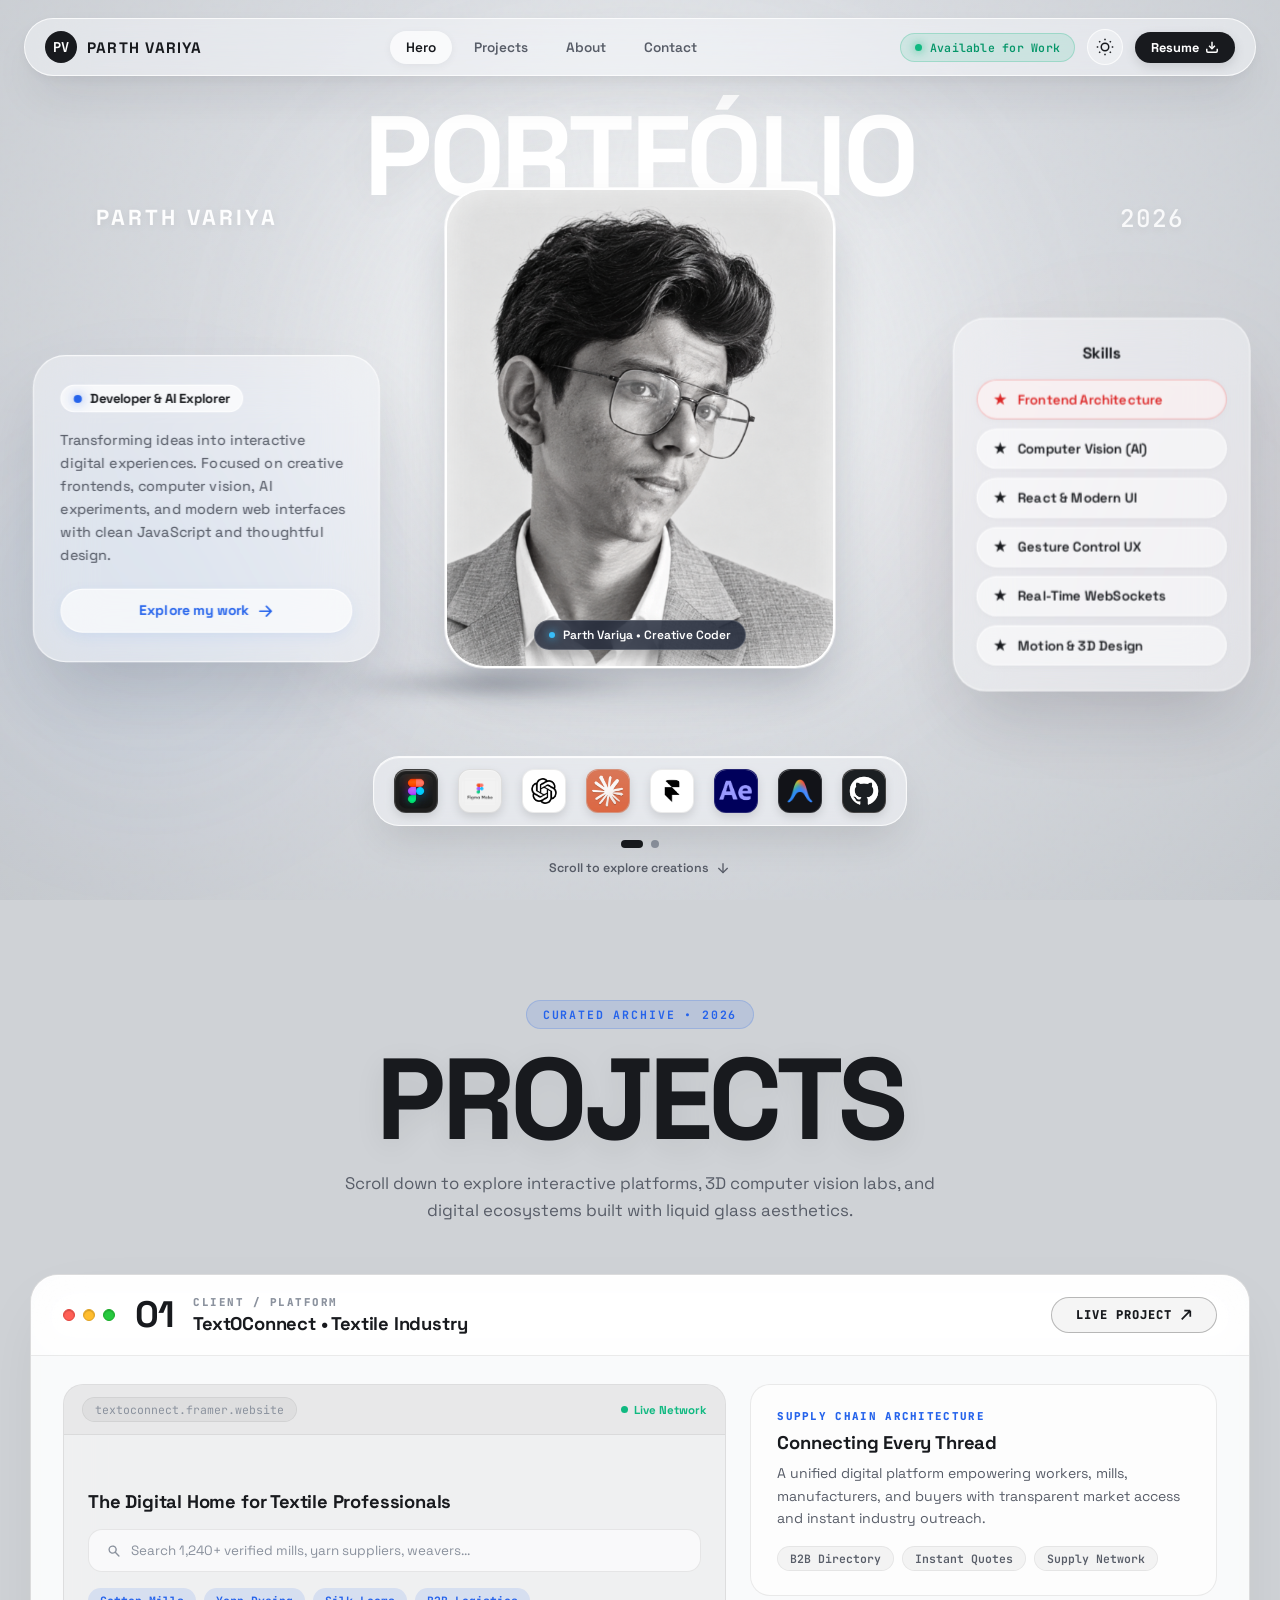
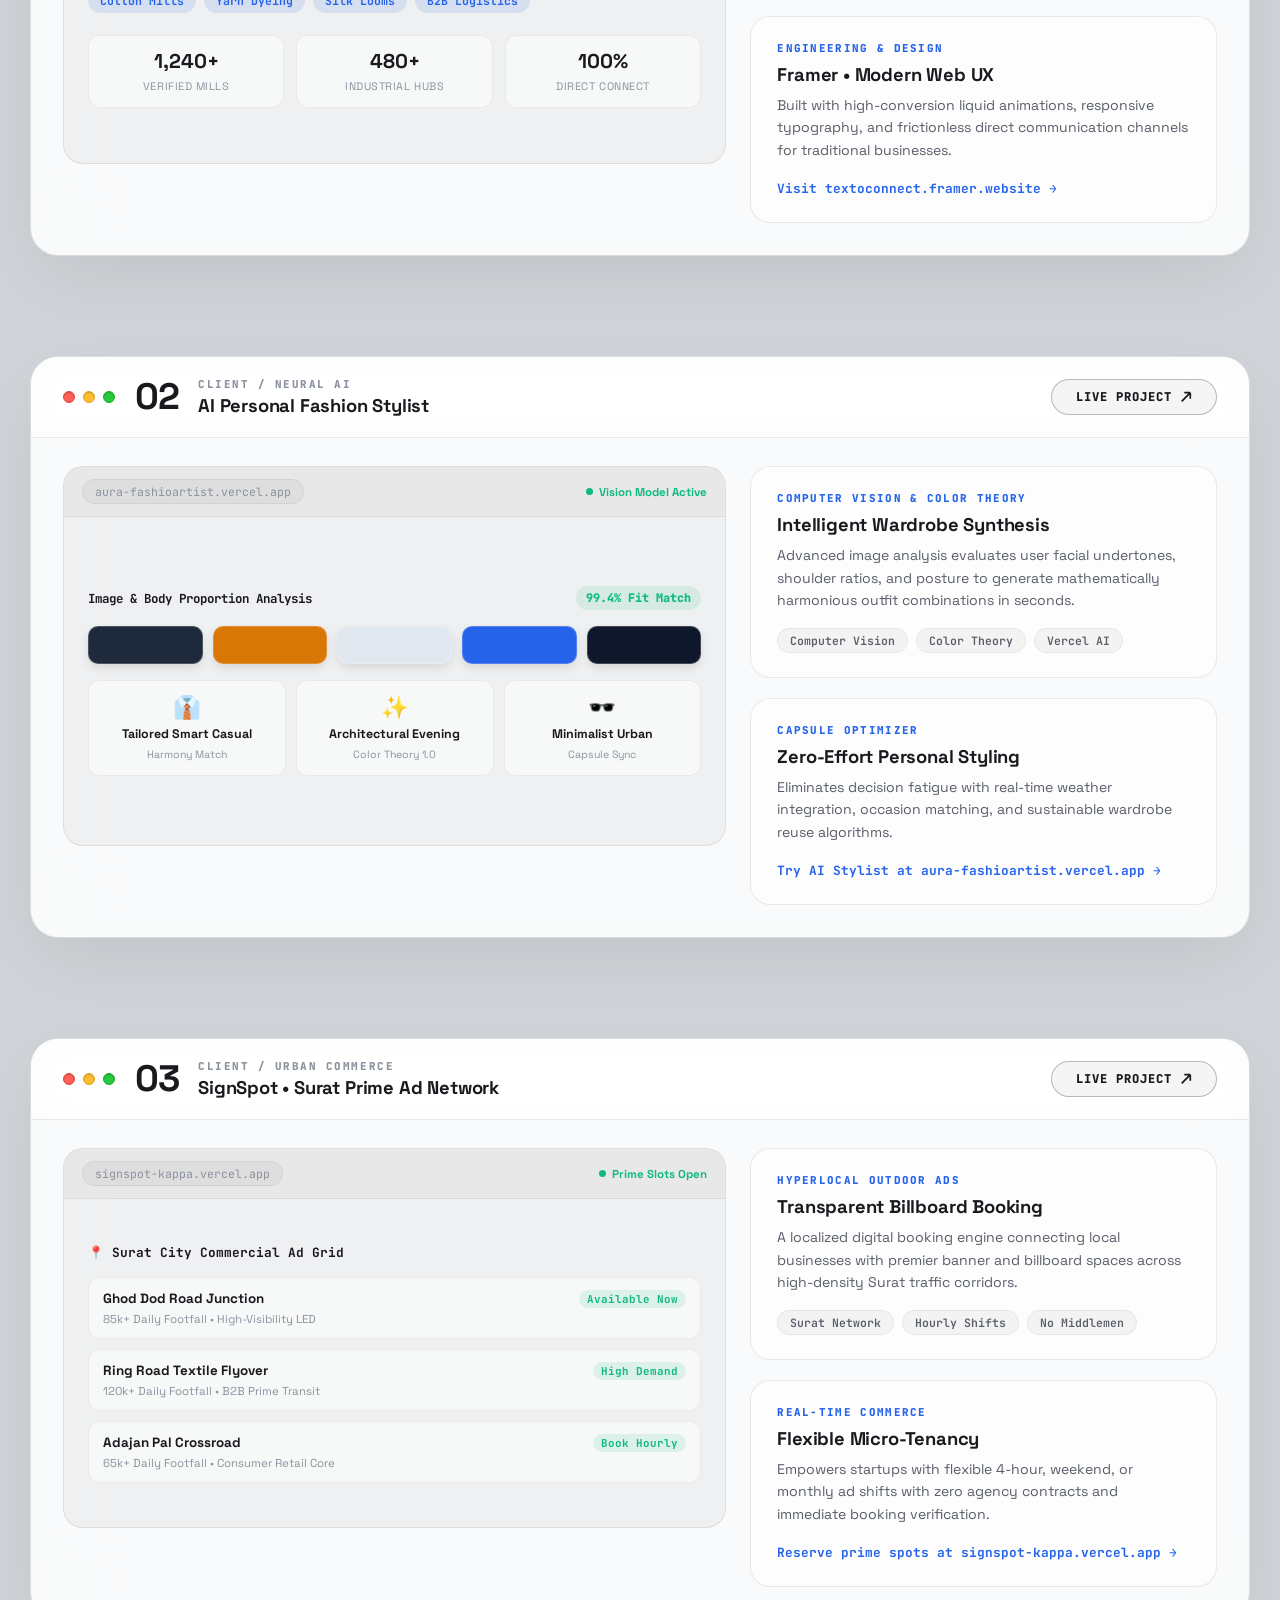
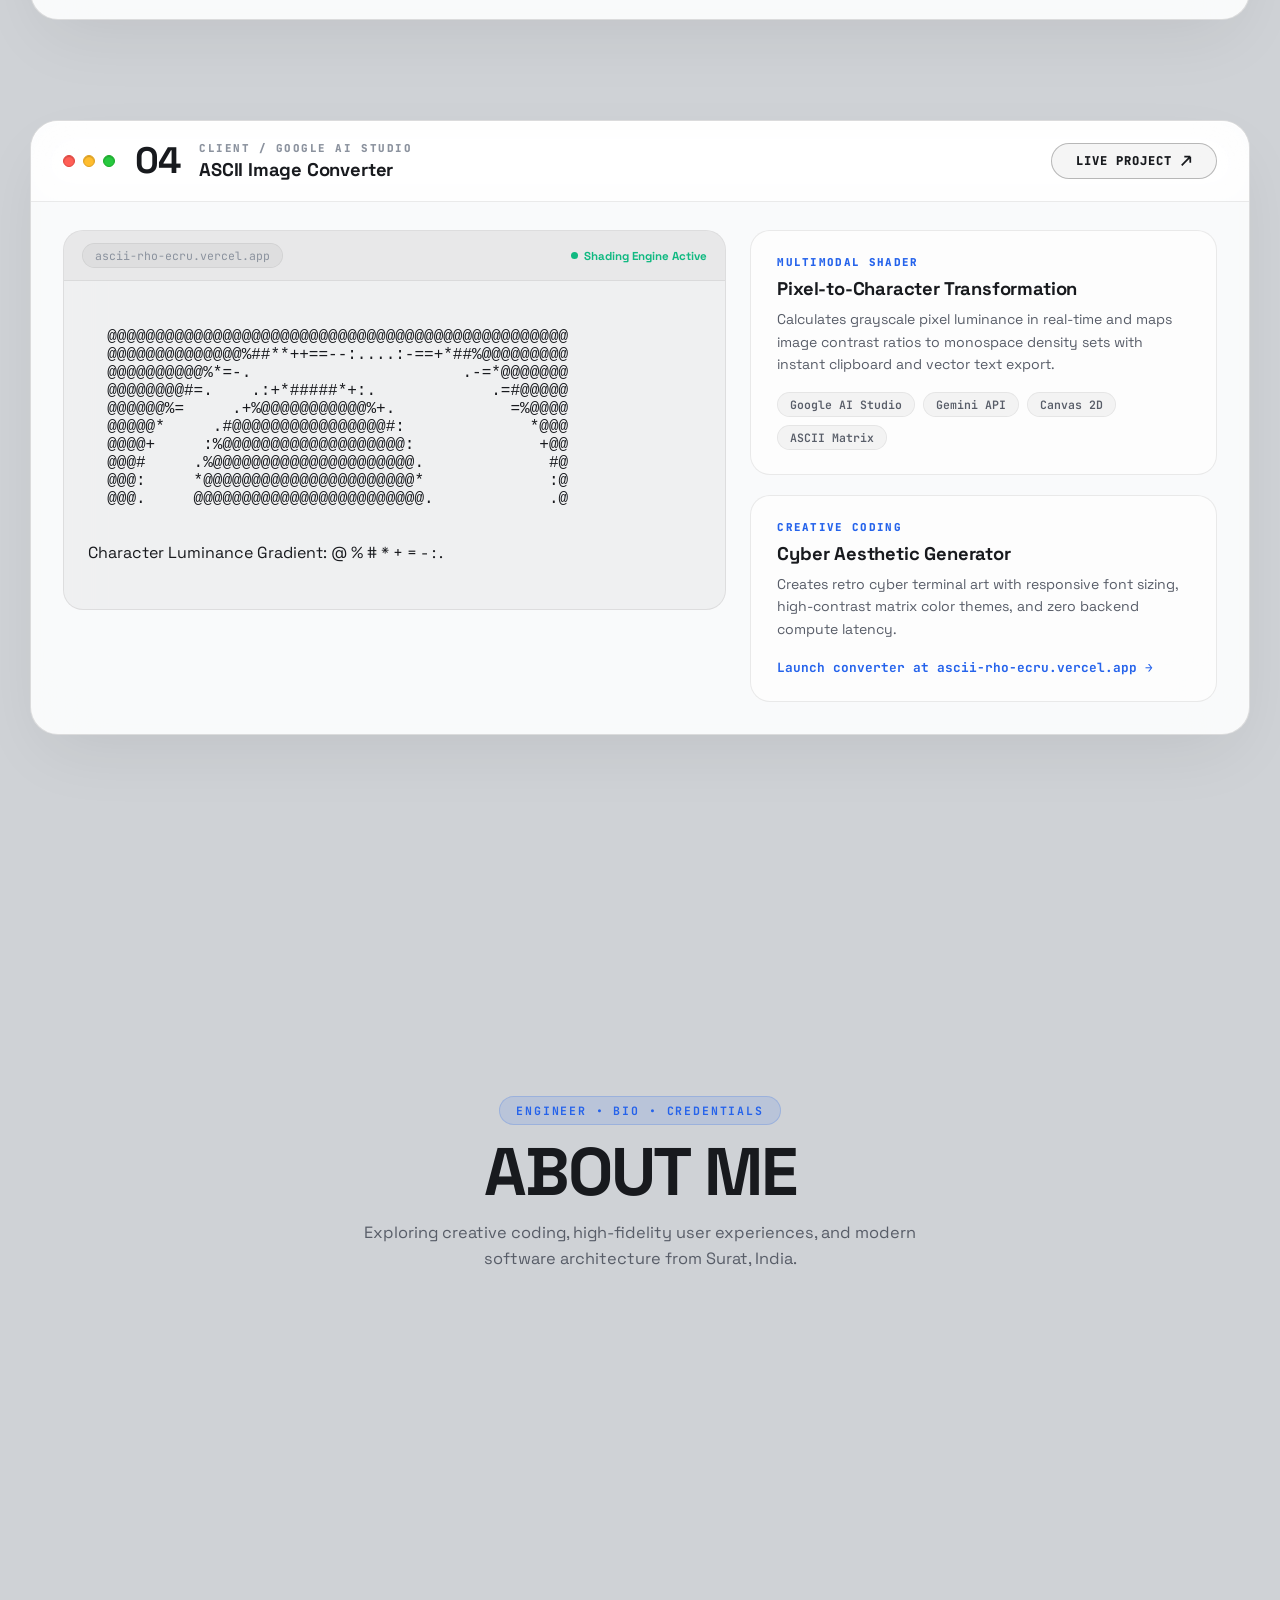
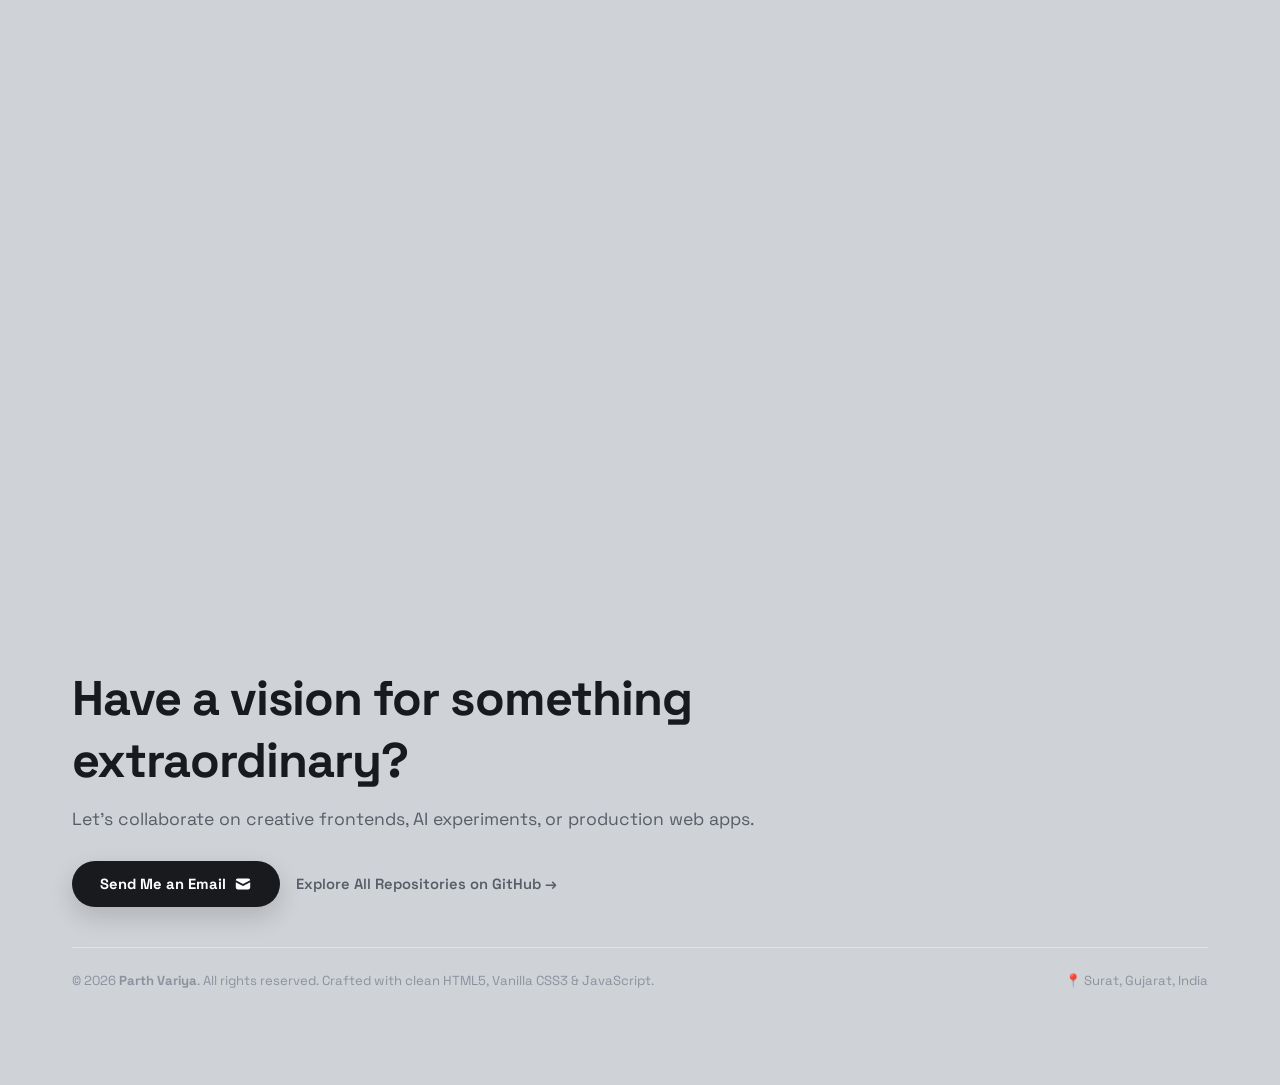
<file: index.html>
<!DOCTYPE html>
<html lang="en">

<head>
  <meta charset="UTF-8">
  <meta name="viewport" content="width=device-width, initial-scale=1.0">
  <title>Parth Variya — Portfolio &amp; 3D Project Vault</title>
  <meta name="description"
    content="Portfolio of Parth Variya — Creative Frontend Developer &amp; AI Builder. Explore interactive 3D project folders, computer vision experiments, and case studies.">
  <meta name="author" content="Parth Variya">

  <!-- Open Graph / Meta -->
  <meta property="og:title" content="Parth Variya — Creative Frontend Developer &amp; AI Builder">
  <meta property="og:description"
    content="Explore interactive 3D project folders, real-time apps, and computer vision experiments by Parth Variya.">
  <meta property="og:type" content="website">
  <meta property="og:image" content="asset/IMG-20260828-WA0004.jpg">

  <!-- Google Fonts: Space Grotesk & JetBrains Mono (Futuristic Cyber & Developer Pairing) -->
  <link rel="preconnect" href="https://fonts.googleapis.com">
  <link rel="preconnect" href="https://fonts.gstatic.com" crossorigin>
  <link
    href="https://fonts.googleapis.com/css2?family=JetBrains+Mono:ital,wght@0,300;0,400;0,500;0,600;0,700;0,800;1,400;1,500&family=Space+Grotesk:wght@300;400;500;600;700&display=swap"
    rel="stylesheet">

  <link rel="stylesheet" href="styles.css?v=20261009_cursor">
</head>

<body class="studio-light">

  <!-- Liquid Glass Custom Cursor System (Inspired by Video Reference & Studio Theme) -->
  <div class="liquid-cursor-wrapper" id="liquidCursor" aria-hidden="true">
    <div class="liquid-cursor-follower" id="cursorFollower">
      <div class="glass-orb" id="glassOrb"></div>
      <div class="glass-dashed-ring"></div>
    </div>
    <div class="liquid-cursor-dot" id="cursorDot"></div>
  </div>

  <!-- Studio Background Ambient Lighting & Grid -->
  <div class="studio-bg">
    <div class="studio-spotlight spotlight-center"></div>
    <div class="studio-spotlight spotlight-left"></div>
    <div class="studio-spotlight spotlight-right"></div>
    <div class="studio-grain"></div>
  </div>

  <!-- Global Header / Navigation -->
  <header class="navbar" id="navbar">
    <a href="#hero" class="nav-brand">
      <span class="brand-monogram">PV</span>
      <span class="brand-text">PARTH VARIYA</span>
    </a>

    <nav class="nav-links">
      <a href="#hero" class="nav-link active" data-section="hero">Hero</a>
      <a href="#projects" class="nav-link" data-section="projects">Projects</a>
      <a href="#about" class="nav-link" data-section="about">About</a>
      <a href="#contact" class="nav-link" data-section="contact">Contact</a>
    </nav>

    <div class="nav-actions">
      <div class="status-pill" title="Open to opportunities &amp; collaborations">
        <span class="status-dot"></span>
        <span class="status-text">Available for Work</span>
      </div>

      <button id="themeToggle" class="icon-btn" aria-label="Toggle Dark / Light Studio" title="Toggle Studio Lighting">
        <svg class="sun-icon" viewBox="0 0 24 24" width="18" height="18" fill="none" stroke="currentColor"
          stroke-width="2">
          <circle cx="12" cy="12" r="5"></circle>
          <line x1="12" y1="1" x2="12" y2="3"></line>
          <line x1="12" y1="21" x2="12" y2="23"></line>
          <line x1="4.22" y1="4.22" x2="5.64" y2="5.64"></line>
          <line x1="18.36" y1="18.36" x2="19.78" y2="19.78"></line>
          <line x1="1" y1="12" x2="3" y2="12"></line>
          <line x1="21" y1="12" x2="23" y2="12"></line>
          <line x1="4.22" y1="19.78" x2="5.64" y2="18.36"></line>
          <line x1="18.36" y1="5.64" x2="19.78" y2="4.22"></line>
        </svg>
      </button>

      <a href="asset/Parth-Resume.txt" download="Parth-Resume.txt" class="resume-btn" title="Download Resume">
        <span>Resume</span>
        <svg viewBox="0 0 24 24" width="14" height="14" fill="none" stroke="currentColor" stroke-width="2.5">
          <path d="M21 15v4a2 2 0 0 1-2 2H5a2 2 0 0 1-2-2v-4"></path>
          <polyline points="7 10 12 15 17 10"></polyline>
          <line x1="12" y1="15" x2="12" y2="3"></line>
        </svg>
      </a>
    </div>
  </header>

  <!-- MAIN SCROLL CONTAINER -->
  <main class="page-container">

    <!-- ===================================================================
         SECTION 1: HERO (DIRECT REFERENCE RECREATION)
         Massive PORTFOLIO typography, Parallax central portrait, 
         Left Glass Bio Card, Right Glass Skills Card, Bottom macOS Glass Dock
         =================================================================== -->
    <section class="hero-section" id="hero">

      <!-- Parallax Typography Stage -->
      <div class="hero-stage" id="heroStage">

        <!-- Giant Bold Typography in the Background -->
        <div class="giant-typography-wrap" data-depth="0.15">
          <h1 class="giant-portfolio-title">PORTFÓLIO</h1>
          <div class="giant-meta-row">
            <span class="meta-author">PARTH VARIYA</span>
            <span class="meta-year">2026</span>
          </div>
        </div>

        <!-- Central Subject Layer with Dynamic 3D Parallax & Floor Shadows -->
        <div class="hero-center-subject" id="centerSubject" data-depth="0.35">
          <div class="subject-card-shell">
            <div class="subject-inner-glow"></div>
            <!-- Parth Variya's actual photo -->
            <img src="asset/image .png" alt="Parth Variya — Creative Developer" class="subject-img" id="heroPhoto" />
            <div class="subject-lens-flare"></div>
            <!-- Subtle interactive status overlay badge -->
            <div class="subject-badge">
              <span class="badge-pulse"></span>
              <span>Parth Variya &bull; Creative Coder</span>
            </div>
          </div>
          <!-- Floor Ambient Contact Shadow -->
          <div class="subject-floor-shadow"></div>
        </div>

        <!-- Left Glassmorphism Card: Bio & Mission -->
        <aside class="glass-card glass-card-left" id="cardLeft" data-depth="0.6">
          <div class="card-header-badge">
            <span class="badge-dot-blue"></span>
            <span class="badge-title">Developer &amp; AI Explorer</span>
          </div>
          <p class="card-bio-text">
            Transforming ideas into interactive digital experiences. Focused on creative frontends, computer vision, AI
            experiments, and modern web interfaces with clean JavaScript and thoughtful design.
          </p>
          <a href="#projects" class="pill-action-btn" id="btnExploreWork">
            <span>Explore my work</span>
            <svg viewBox="0 0 20 20" width="16" height="16" fill="currentColor">
              <path fill-rule="evenodd"
                d="M10.293 3.293a1 1 0 011.414 0l6 6a1 1 0 010 1.414l-6 6a1 1 0 01-1.414-1.414L14.586 11H3a1 1 0 110-2h11.586l-4.293-4.293a1 1 0 010-1.414z"
                clip-rule="evenodd" />
            </svg>
          </a>
        </aside>

        <!-- Right Glassmorphism Card: Key Expertise / Habilidades -->
        <aside class="glass-card glass-card-right" id="cardRight" data-depth="0.65">
          <h3 class="skills-card-title">Skills</h3>
          <div class="skills-pill-list">
            <div class="skill-pill-item highlight-red">
              <span class="star-icon">★</span>
              <span class="skill-name">Frontend Architecture</span>
            </div>
            <div class="skill-pill-item">
              <span class="star-icon">★</span>
              <span class="skill-name">Computer Vision (AI)</span>
            </div>
            <div class="skill-pill-item">
              <span class="star-icon">★</span>
              <span class="skill-name">React &amp; Modern UI</span>
            </div>
            <div class="skill-pill-item">
              <span class="star-icon">★</span>
              <span class="skill-name">Gesture Control UX</span>
            </div>
            <div class="skill-pill-item">
              <span class="star-icon">★</span>
              <span class="skill-name">Real-Time WebSockets</span>
            </div>
            <div class="skill-pill-item">
              <span class="star-icon">★</span>
              <span class="skill-name">Motion &amp; 3D Design</span>
            </div>
          </div>
        </aside>

      </div><!-- /hero-stage -->

      <!-- Floating macOS Glass Dock: Tools & Software Requested by User -->
      <div class="floating-dock-container" id="softwareDock">
        <div class="floating-dock-glass">

          <!-- 1. Figma -->
          <div class="dock-app" data-tooltip="Figma — Interface Design &amp; Systems">
            <div class="dock-icon-wrapper figma-bg">
              <img src="asset/figma.webp" alt="Figma" class="dock-app-icon" loading="lazy">
            </div>
            <span class="dock-app-label">Figma</span>
          </div>

          <!-- 2. Figma Make -->
          <div class="dock-app" data-tooltip="Figma Make — AI Generative Layouts">
            <div class="dock-icon-wrapper figmamake-bg">
              <img src="asset/figma%20make.png" alt="Figma Make" class="dock-app-icon" style="object-fit: contain; padding: 3px;" loading="lazy">
            </div>
            <span class="dock-app-label">Figma Make</span>
          </div>

          <!-- 3. ChatGPT -->
          <div class="dock-app" data-tooltip="ChatGPT — OpenAI LLMs &amp; AI Intelligence">
            <div class="dock-icon-wrapper openai-bg">
              <img src="asset/chatgpt.webp" alt="ChatGPT" class="dock-app-icon" style="width: 26px; height: 26px; object-fit: contain;" loading="lazy">
            </div>
            <span class="dock-app-label">ChatGPT</span>
          </div>

          <!-- 4. Claude -->
          <div class="dock-app" data-tooltip="Claude — Anthropic AI &amp; Code Intelligence">
            <div class="dock-icon-wrapper claude-bg">
              <img src="asset/claude.webp" alt="Claude" class="dock-app-icon" loading="lazy">
            </div>
            <span class="dock-app-label">Claude</span>
          </div>

          <!-- 5. Framer -->
          <div class="dock-app" data-tooltip="Framer — Interactive Motion &amp; Web Design">
            <div class="dock-icon-wrapper framer-bg">
              <img src="asset/framer.png" alt="Framer" class="dock-app-icon" style="width: 24px; height: 24px; object-fit: contain;" loading="lazy">
            </div>
            <span class="dock-app-label">Framer</span>
          </div>

          <!-- 6. After Effects -->
          <div class="dock-app" data-tooltip="Adobe After Effects — Motion Graphics &amp; VFX">
            <div class="dock-icon-wrapper ae-bg">
              <img src="asset/after%20effect.webp" alt="After Effects" class="dock-app-icon" loading="lazy">
            </div>
            <span class="dock-app-label">After Effects</span>
          </div>

          <!-- 7. Google Antigravity -->
          <div class="dock-app" data-tooltip="Google Antigravity — Agentic Dev Platform">
            <div class="dock-icon-wrapper antigravity-bg">
              <img src="asset/antigravity.jpeg" alt="Antigravity" class="dock-app-icon" loading="lazy">
            </div>
            <span class="dock-app-label">Antigravity</span>
          </div>

          <!-- 8. GitHub -->
          <div class="dock-app" data-tooltip="GitHub — Repositories &amp; Open Source">
            <a href="https://github.com/variyaparth" target="_blank" rel="noopener noreferrer"
              class="dock-icon-wrapper github-bg" style="text-decoration:none; display:flex;">
              <img src="asset/github.png" alt="GitHub" class="dock-app-icon" loading="lazy">
            </a>
            <span class="dock-app-label">GitHub</span>
          </div>

        </div><!-- /floating-dock-glass -->
      </div><!-- /floating-dock-container -->

      <!-- Pagination Indicators & Scroll Hint -->
      <div class="hero-bottom-bar">
        <div class="pagination-dots">
          <button class="dot active" data-target="hero" aria-label="Slide 1: Hero"></button>
          <button class="dot" data-target="projects" aria-label="Slide 2: Projects"></button>
        </div>
        <a href="#projects" class="scroll-down-hint" id="scrollDownIndicator">
          <span>Scroll to explore creations</span>
          <svg viewBox="0 0 24 24" width="16" height="16" fill="none" stroke="currentColor" stroke-width="2">
            <line x1="12" y1="5" x2="12" y2="19"></line>
            <polyline points="19 12 12 19 5 12"></polyline>
          </svg>
        </a>
      </div>

    </section>


    <!-- ===================================================================
         SECTION 2: FEATURED CREATIONS / PROJECTS
         Only the 4 verified projects from Parth_Variya_Portfolio_Details.txt:
         1. TextOConnect (Featured Project - Visually Larger)
         2. AI Personal Fashion Stylist
         3. SignSpot
         4. ASCII Image Converter
         =================================================================== -->
    <section class="projects-section" id="projects">
      
      <div class="projects-section-header">
        <span class="projects-badge-pill">CURATED ARCHIVE &bull; 2026</span>
        <h2 class="projects-giant-headline">PROJECTS</h2>
        <p class="projects-subtitle">Scroll down to explore interactive platforms, 3D computer vision labs, and digital ecosystems built with liquid glass aesthetics.</p>
      </div>

      <!-- Scroll-Driven Stacking Card Deck (Matching Reference Video) -->
      <div class="projects-stack-deck" id="projectsStackDeck">

        <!-- ===================================================================
             CARD 01: TextOConnect (Featured Textile B2B Ecosystem)
             =================================================================== -->
        <article class="stack-card liquid-card" data-card-index="1">
          <!-- macOS Window Header Bar -->
          <div class="card-mac-header">
            <div class="card-header-left">
              <div class="mac-traffic-lights">
                <span class="m-dot red"></span>
                <span class="m-dot yellow"></span>
                <span class="m-dot green"></span>
              </div>
              <span class="card-big-num">01</span>
              <div class="card-meta-text">
                <span class="card-client-tag">CLIENT / PLATFORM</span>
                <h3 class="card-title">TextOConnect &bull; Textile Industry</h3>
              </div>
            </div>
            <div class="card-header-right">
              <a href="https://textoconnect.framer.website/" target="_blank" rel="noopener noreferrer" class="mac-pill-btn">
                <span>LIVE PROJECT</span>
                <svg viewBox="0 0 14 14" width="12" height="12" fill="none" stroke="currentColor" stroke-width="2">
                  <path d="M2 12L12 2M12 2H5M12 2V9"/>
                </svg>
              </a>
            </div>
          </div>

          <!-- Card Content Body: Split Layout -->
          <div class="card-mac-body">
            <!-- Left Large Visual Showcase -->
            <div class="showcase-main-col">
              <div class="showcase-inner-glass">
                <div class="window-inner-bar">
                  <span class="browser-url-pill">textoconnect.framer.website</span>
                  <span class="live-status-chip"><span class="pulse-green"></span> Live Network</span>
                </div>
                <div class="showcase-content-area textoconnect-showcase">
                  <div class="eco-hero-badge">The Digital Home for Textile Professionals</div>
                  <div class="eco-search-mock">
                    <svg viewBox="0 0 20 20" width="14" height="14" fill="currentColor"><path fill-rule="evenodd" d="M8 4a4 4 0 100 8 4 4 0 000-8zM2 8a6 6 0 1110.89 3.476l4.817 4.817a1 1 0 01-1.414 1.414l-4.816-4.816A6 6 0 012 8z" clip-rule="evenodd"/></svg>
                    <span>Search 1,240+ verified mills, yarn suppliers, weavers...</span>
                  </div>
                  <div class="eco-tags-row">
                    <span class="eco-pill">Cotton Mills</span>
                    <span class="eco-pill">Yarn Dyeing</span>
                    <span class="eco-pill">Silk Looms</span>
                    <span class="eco-pill">B2B Logistics</span>
                  </div>
                  <div class="eco-stats-deck">
                    <div class="eco-stat-box">
                      <span class="eco-num">1,240+</span>
                      <span class="eco-label">Verified Mills</span>
                    </div>
                    <div class="eco-stat-box">
                      <span class="eco-num">480+</span>
                      <span class="eco-label">Industrial Hubs</span>
                    </div>
                    <div class="eco-stat-box">
                      <span class="eco-num">100%</span>
                      <span class="eco-label">Direct Connect</span>
                    </div>
                  </div>
                </div>
              </div>
            </div>

            <!-- Right Two Stacked Feature Panels -->
            <div class="showcase-side-col">
              <div class="side-panel-glass">
                <div class="side-panel-badge">SUPPLY CHAIN ARCHITECTURE</div>
                <h4 class="side-panel-title">Connecting Every Thread</h4>
                <p class="side-panel-desc">A unified digital platform empowering workers, mills, manufacturers, and buyers with transparent market access and instant industry outreach.</p>
                <div class="side-panel-tags">
                  <span class="s-tag">B2B Directory</span>
                  <span class="s-tag">Instant Quotes</span>
                  <span class="s-tag">Supply Network</span>
                </div>
              </div>

              <div class="side-panel-glass">
                <div class="side-panel-badge">ENGINEERING &amp; DESIGN</div>
                <h4 class="side-panel-title">Framer &bull; Modern Web UX</h4>
                <p class="side-panel-desc">Built with high-conversion liquid animations, responsive typography, and frictionless direct communication channels for traditional businesses.</p>
                <div class="side-panel-cta">
                  <a href="https://textoconnect.framer.website/" target="_blank" rel="noopener noreferrer" class="panel-link">
                    <span>Visit textoconnect.framer.website &rarr;</span>
                  </a>
                </div>
              </div>
            </div>
          </div>
        </article>

        <!-- ===================================================================
             CARD 02: AI Personal Fashion Stylist (Neural Wardrobe Engine)
             =================================================================== -->
        <article class="stack-card liquid-card" data-card-index="2">
          <div class="card-mac-header">
            <div class="card-header-left">
              <div class="mac-traffic-lights">
                <span class="m-dot red"></span>
                <span class="m-dot yellow"></span>
                <span class="m-dot green"></span>
              </div>
              <span class="card-big-num">02</span>
              <div class="card-meta-text">
                <span class="card-client-tag">CLIENT / NEURAL AI</span>
                <h3 class="card-title">AI Personal Fashion Stylist</h3>
              </div>
            </div>
            <div class="card-header-right">
              <a href="https://aura-fashioartist.vercel.app/" target="_blank" rel="noopener noreferrer" class="mac-pill-btn">
                <span>LIVE PROJECT</span>
                <svg viewBox="0 0 14 14" width="12" height="12" fill="none" stroke="currentColor" stroke-width="2">
                  <path d="M2 12L12 2M12 2H5M12 2V9"/>
                </svg>
              </a>
            </div>
          </div>

          <div class="card-mac-body">
            <div class="showcase-main-col">
              <div class="showcase-inner-glass">
                <div class="window-inner-bar">
                  <span class="browser-url-pill">aura-fashioartist.vercel.app</span>
                  <span class="live-status-chip"><span class="pulse-green"></span> Vision Model Active</span>
                </div>
                <div class="showcase-content-area fashion-showcase">
                  <div class="fashion-analysis-head">
                    <span class="fashion-tag">Image &amp; Body Proportion Analysis</span>
                    <span class="fashion-score">99.4% Fit Match</span>
                  </div>
                  <div class="fashion-palette-mock">
                    <span class="palette-swatch" style="background: #1e293b;" title="Deep Slate"></span>
                    <span class="palette-swatch" style="background: #d97706;" title="Ochre Gold"></span>
                    <span class="palette-swatch" style="background: #e2e8f0;" title="Silken Pearl"></span>
                    <span class="palette-swatch" style="background: #2563eb;" title="Royal Cobalt"></span>
                    <span class="palette-swatch" style="background: #0f172a;" title="Obsidian"></span>
                  </div>
                  <div class="fashion-lookbook-row">
                    <div class="lookbook-item">
                      <span class="look-icon">👔</span>
                      <span class="look-title">Tailored Smart Casual</span>
                      <span class="look-sub">Harmony Match</span>
                    </div>
                    <div class="lookbook-item">
                      <span class="look-icon">✨</span>
                      <span class="look-title">Architectural Evening</span>
                      <span class="look-sub">Color Theory 1.0</span>
                    </div>
                    <div class="lookbook-item">
                      <span class="look-icon">🕶️</span>
                      <span class="look-title">Minimalist Urban</span>
                      <span class="look-sub">Capsule Sync</span>
                    </div>
                  </div>
                </div>
              </div>
            </div>

            <div class="showcase-side-col">
              <div class="side-panel-glass">
                <div class="side-panel-badge">COMPUTER VISION &amp; COLOR THEORY</div>
                <h4 class="side-panel-title">Intelligent Wardrobe Synthesis</h4>
                <p class="side-panel-desc">Advanced image analysis evaluates user facial undertones, shoulder ratios, and posture to generate mathematically harmonious outfit combinations in seconds.</p>
                <div class="side-panel-tags">
                  <span class="s-tag">Computer Vision</span>
                  <span class="s-tag">Color Theory</span>
                  <span class="s-tag">Vercel AI</span>
                </div>
              </div>

              <div class="side-panel-glass">
                <div class="side-panel-badge">CAPSULE OPTIMIZER</div>
                <h4 class="side-panel-title">Zero-Effort Personal Styling</h4>
                <p class="side-panel-desc">Eliminates decision fatigue with real-time weather integration, occasion matching, and sustainable wardrobe reuse algorithms.</p>
                <div class="side-panel-cta">
                  <a href="https://aura-fashioartist.vercel.app/" target="_blank" rel="noopener noreferrer" class="panel-link">
                    <span>Try AI Stylist at aura-fashioartist.vercel.app &rarr;</span>
                  </a>
                </div>
              </div>
            </div>
          </div>
        </article>

        <!-- ===================================================================
             CARD 03: SignSpot (Surat Local Ad Marketplace)
             =================================================================== -->
        <article class="stack-card liquid-card" data-card-index="3">
          <div class="card-mac-header">
            <div class="card-header-left">
              <div class="mac-traffic-lights">
                <span class="m-dot red"></span>
                <span class="m-dot yellow"></span>
                <span class="m-dot green"></span>
              </div>
              <span class="card-big-num">03</span>
              <div class="card-meta-text">
                <span class="card-client-tag">CLIENT / URBAN COMMERCE</span>
                <h3 class="card-title">SignSpot &bull; Surat Prime Ad Network</h3>
              </div>
            </div>
            <div class="card-header-right">
              <a href="https://signspot-kappa.vercel.app/" target="_blank" rel="noopener noreferrer" class="mac-pill-btn">
                <span>LIVE PROJECT</span>
                <svg viewBox="0 0 14 14" width="12" height="12" fill="none" stroke="currentColor" stroke-width="2">
                  <path d="M2 12L12 2M12 2H5M12 2V9"/>
                </svg>
              </a>
            </div>
          </div>

          <div class="card-mac-body">
            <div class="showcase-main-col">
              <div class="showcase-inner-glass">
                <div class="window-inner-bar">
                  <span class="browser-url-pill">signspot-kappa.vercel.app</span>
                  <span class="live-status-chip"><span class="pulse-green"></span> Prime Slots Open</span>
                </div>
                <div class="showcase-content-area signspot-showcase">
                  <div class="city-badge">📍 Surat City Commercial Ad Grid</div>
                  <div class="ad-spots-grid">
                    <div class="spot-card">
                      <div class="spot-top">
                        <span class="spot-name">Ghod Dod Road Junction</span>
                        <span class="spot-avail">Available Now</span>
                      </div>
                      <div class="spot-meta">85k+ Daily Footfall &bull; High-Visibility LED</div>
                    </div>
                    <div class="spot-card">
                      <div class="spot-top">
                        <span class="spot-name">Ring Road Textile Flyover</span>
                        <span class="spot-avail">High Demand</span>
                      </div>
                      <div class="spot-meta">120k+ Daily Footfall &bull; B2B Prime Transit</div>
                    </div>
                    <div class="spot-card">
                      <div class="spot-top">
                        <span class="spot-name">Adajan Pal Crossroad</span>
                        <span class="spot-avail">Book Hourly</span>
                      </div>
                      <div class="spot-meta">65k+ Daily Footfall &bull; Consumer Retail Core</div>
                    </div>
                  </div>
                </div>
              </div>
            </div>

            <div class="showcase-side-col">
              <div class="side-panel-glass">
                <div class="side-panel-badge">HYPERLOCAL OUTDOOR ADS</div>
                <h4 class="side-panel-title">Transparent Billboard Booking</h4>
                <p class="side-panel-desc">A localized digital booking engine connecting local businesses with premier banner and billboard spaces across high-density Surat traffic corridors.</p>
                <div class="side-panel-tags">
                  <span class="s-tag">Surat Network</span>
                  <span class="s-tag">Hourly Shifts</span>
                  <span class="s-tag">No Middlemen</span>
                </div>
              </div>

              <div class="side-panel-glass">
                <div class="side-panel-badge">REAL-TIME COMMERCE</div>
                <h4 class="side-panel-title">Flexible Micro-Tenancy</h4>
                <p class="side-panel-desc">Empowers startups with flexible 4-hour, weekend, or monthly ad shifts with zero agency contracts and immediate booking verification.</p>
                <div class="side-panel-cta">
                  <a href="https://signspot-kappa.vercel.app/" target="_blank" rel="noopener noreferrer" class="panel-link">
                    <span>Reserve prime spots at signspot-kappa.vercel.app &rarr;</span>
                  </a>
                </div>
              </div>
            </div>
          </div>
        </article>

        <!-- ===================================================================
             CARD 04: ASCII Image Converter (Google AI Studio)
             =================================================================== -->
        <article class="stack-card liquid-card" data-card-index="4">
          <div class="card-mac-header">
            <div class="card-header-left">
              <div class="mac-traffic-lights">
                <span class="m-dot red"></span>
                <span class="m-dot yellow"></span>
                <span class="m-dot green"></span>
              </div>
              <span class="card-big-num">04</span>
              <div class="card-meta-text">
                <span class="card-client-tag">CLIENT / GOOGLE AI STUDIO</span>
                <h3 class="card-title">ASCII Image Converter</h3>
              </div>
            </div>
            <div class="card-header-right">
              <a href="https://ascii-rho-ecru.vercel.app/" target="_blank" rel="noopener noreferrer" class="mac-pill-btn">
                <span>LIVE PROJECT</span>
                <svg viewBox="0 0 14 14" width="12" height="12" fill="none" stroke="currentColor" stroke-width="2">
                  <path d="M2 12L12 2M12 2H5M12 2V9"/>
                </svg>
              </a>
            </div>
          </div>

          <div class="card-mac-body">
            <div class="showcase-main-col">
              <div class="showcase-inner-glass">
                <div class="window-inner-bar">
                  <span class="browser-url-pill">ascii-rho-ecru.vercel.app</span>
                  <span class="live-status-chip"><span class="pulse-green"></span> Shading Engine Active</span>
                </div>
                <div class="showcase-content-area ascii-showcase">
                  <div class="ascii-terminal-box">
                    <pre class="ascii-art-render">
  @@@@@@@@@@@@@@@@@@@@@@@@@@@@@@@@@@@@@@@@@@@@@@@@
  @@@@@@@@@@@@@@%##**++==--:....:-==+*##%@@@@@@@@@
  @@@@@@@@@@%*=-.                      .-=*@@@@@@@
  @@@@@@@@#=.    .:+*#####*+:.            .=#@@@@@
  @@@@@@%=     .+%@@@@@@@@@@@%+.            =%@@@@
  @@@@@*     .#@@@@@@@@@@@@@@@@#:             *@@@
  @@@@+     :%@@@@@@@@@@@@@@@@@@@:             +@@
  @@@#     .%@@@@@@@@@@@@@@@@@@@@@.             #@
  @@@:     *@@@@@@@@@@@@@@@@@@@@@@*             :@
  @@@.     @@@@@@@@@@@@@@@@@@@@@@@@.            .@
                    </pre>
                  </div>
                  <div class="ascii-ramp-bar">
                    <span class="ramp-label">Character Luminance Gradient:</span>
                    <span class="ramp-chars">@ % # * + = - : .</span>
                  </div>
                </div>
              </div>
            </div>

            <div class="showcase-side-col">
              <div class="side-panel-glass">
                <div class="side-panel-badge">MULTIMODAL SHADER</div>
                <h4 class="side-panel-title">Pixel-to-Character Transformation</h4>
                <p class="side-panel-desc">Calculates grayscale pixel luminance in real-time and maps image contrast ratios to monospace density sets with instant clipboard and vector text export.</p>
                <div class="side-panel-tags">
                  <span class="s-tag">Google AI Studio</span>
                  <span class="s-tag">Gemini API</span>
                  <span class="s-tag">Canvas 2D</span>
                  <span class="s-tag">ASCII Matrix</span>
                </div>
              </div>

              <div class="side-panel-glass">
                <div class="side-panel-badge">CREATIVE CODING</div>
                <h4 class="side-panel-title">Cyber Aesthetic Generator</h4>
                <p class="side-panel-desc">Creates retro cyber terminal art with responsive font sizing, high-contrast matrix color themes, and zero backend compute latency.</p>
                <div class="side-panel-cta">
                  <a href="https://ascii-rho-ecru.vercel.app/" target="_blank" rel="noopener noreferrer" class="panel-link">
                    <span>Launch converter at ascii-rho-ecru.vercel.app &rarr;</span>
                  </a>
                </div>
              </div>
            </div>
          </div>
        </article>

      </div><!-- /projects-stack-deck -->
    </section>

    <!-- ===================================================================
         SECTION 3: ABOUT ME & STATS
         Liquid Glass macOS Studio Windows: Bio, GTU Education & Social Matrix
         =================================================================== -->
    <section class="about-section" id="about">
      <div class="about-section-header">
        <span class="about-badge-pill">ENGINEER &bull; BIO &bull; CREDENTIALS</span>
        <h2 class="about-giant-headline">ABOUT ME</h2>
        <p class="about-subtitle">Exploring creative coding, high-fidelity user experiences, and modern software architecture from Surat, India.</p>
      </div>

      <div class="about-grid">

        <!-- Left macOS Window: Developer Bio & Interactive Stats -->
        <div class="mac-about-card liquid-card mac-genie-target" id="aboutProfileWindow">
          <div class="card-mac-header">
            <div class="card-header-left">
              <div class="mac-traffic-lights">
                <span class="m-dot red" title="Close Window"></span>
                <span class="m-dot yellow" title="Genie Minimize Window"></span>
                <span class="m-dot green" title="Maximize Window"></span>
              </div>
              <span class="about-window-tag">parth_profile.zsh</span>
            </div>
            <div class="card-header-right">
              <span class="about-location-chip"><span class="pulse-green"></span> Surat, Gujarat &bull; GTU CS</span>
            </div>
          </div>

          <div class="about-card-content">
            <div class="about-role-pill">VIBE CODER &bull; CREATIVE ENGINEER</div>
            <h3 class="about-name-title">Parth Variya</h3>
            <p class="about-lead-text">
              I am a frontend developer based in Surat, Gujarat, India, currently pursuing higher education in Computer Science at <strong>Gujarat Technological University (GTU)</strong>. My focus centers on writing clean JavaScript, architecting fluid responsive interfaces, and exploring bleeding-edge AI &amp; computer vision experiments.
            </p>
            <p class="about-lead-text">
              I believe that great software is born at the intersection of aesthetic intuition and robust architecture. When I'm not writing code or testing interactive models, I'm analyzing motion design trends and pushing web technologies to their limits.
            </p>

            <div class="stats-glass-grid" id="aboutStatsGrid">
              <div class="stat-glass-tile">
                <span class="stat-glass-num" data-counter-target="10" data-counter-suffix="K+">0K+</span>
                <span class="stat-glass-lbl">Lines of Code</span>
              </div>
              <div class="stat-glass-tile">
                <span class="stat-glass-num" data-counter-target="7" data-counter-suffix="+">0+</span>
                <span class="stat-glass-lbl">Shipped Projects</span>
              </div>
              <div class="stat-glass-tile">
                <span class="stat-glass-num" data-counter-target="100" data-counter-suffix="%">0%</span>
                <span class="stat-glass-lbl">Obsession with Polish</span>
              </div>
              <div class="stat-glass-tile">
                <span class="stat-glass-num infinity-node" data-counter-target="infinity">&infin;</span>
                <span class="stat-glass-lbl">Continuous Growth</span>
              </div>
            </div>
          </div>
        </div>

        <!-- Right macOS Window: GTU Education & Direct Outreach -->
        <div class="mac-edu-card liquid-card mac-genie-target" id="aboutEduWindow">
          <div class="card-mac-header">
            <div class="card-header-left">
              <div class="mac-traffic-lights">
                <span class="m-dot red" title="Close Window"></span>
                <span class="m-dot yellow" title="Genie Minimize Window"></span>
                <span class="m-dot green" title="Maximize Window"></span>
              </div>
              <span class="about-window-tag">credentials_and_links.json</span>
            </div>
            <div class="card-header-right">
              <span class="about-badge-small">ACADEMIC &bull; SOCIAL</span>
            </div>
          </div>

          <div class="edu-card-content">
            <!-- Education Sub-Panel -->
            <div class="edu-inner-glass-box">
              <div class="edu-top-row">
                <span class="edu-badge-tag">HIGHER EDUCATION</span>
                <span class="edu-year-tag">2023 &ndash; PRESENT</span>
              </div>
              <h4 class="edu-uni-title">Gujarat Technological University (GTU)</h4>
              <p class="edu-degree-sub">Diploma / Engineering Studies in Computer Science</p>
              <p class="edu-details-text">
                Deepening foundations in data structures, algorithms, frontend systems, software engineering principles, and autonomous AI pipelines.
              </p>
              <div class="edu-topics-row">
                <span class="topic-chip">Data Structures</span>
                <span class="topic-chip">Modern JavaScript</span>
                <span class="topic-chip">Web UX Architecture</span>
                <span class="topic-chip">Computer Vision</span>
              </div>
            </div>

            <!-- Connect Directly Interactive Channels -->
            <div class="outreach-glass-box">
              <div class="outreach-header-row">
                <h4 class="outreach-heading">CONNECT DIRECTLY</h4>
                <span class="outreach-status">Instant Response</span>
              </div>

              <div class="outreach-links-grid">
                <a href="mailto:parthvariya10@gmail.com" class="outreach-channel-link">
                  <div class="channel-left">
                    <span class="channel-icon">✉</span>
                    <div class="channel-info">
                      <span class="channel-name">Email</span>
                      <span class="channel-handle">parthvariya10@gmail.com</span>
                    </div>
                  </div>
                  <span class="channel-arrow">&rarr;</span>
                </a>

                <a href="https://github.com/variyaparth" target="_blank" rel="noopener noreferrer" class="outreach-channel-link">
                  <div class="channel-left">
                    <span class="channel-icon">🐙</span>
                    <div class="channel-info">
                      <span class="channel-name">GitHub</span>
                      <span class="channel-handle">github.com/variyaparth</span>
                    </div>
                  </div>
                  <span class="channel-arrow">&rarr;</span>
                </a>

                <a href="https://x.com/parthvariya13" target="_blank" rel="noopener noreferrer" class="outreach-channel-link">
                  <div class="channel-left">
                    <span class="channel-icon">𝕏</span>
                    <div class="channel-info">
                      <span class="channel-name">X (Twitter)</span>
                      <span class="channel-handle">@parthvariya13</span>
                    </div>
                  </div>
                  <span class="channel-arrow">&rarr;</span>
                </a>

                <a href="https://www.linkedin.com/in/parth-variya-93bbb5267/" target="_blank" rel="noopener noreferrer" class="outreach-channel-link">
                  <div class="channel-left">
                    <span class="channel-icon">💼</span>
                    <div class="channel-info">
                      <span class="channel-name">LinkedIn</span>
                      <span class="channel-handle">Parth Variya</span>
                    </div>
                  </div>
                  <span class="channel-arrow">&rarr;</span>
                </a>

                <a href="https://www.instagram.com/learn_parth/" target="_blank" rel="noopener noreferrer" class="outreach-channel-link">
                  <div class="channel-left">
                    <span class="channel-icon">📸</span>
                    <div class="channel-info">
                      <span class="channel-name">Instagram</span>
                      <span class="channel-handle">@learn_parth</span>
                    </div>
                  </div>
                  <span class="channel-arrow">&rarr;</span>
                </a>
              </div>
            </div>
          </div>
        </div>

      </div>
    </section>

    <!-- ===================================================================
         SECTION 4: CONTACT & FOOTER
         =================================================================== -->
    <footer class="footer-section" id="contact">
      <div class="footer-container glass-panel">
        <div class="footer-hero-text">
          <h2 class="footer-headline">Have a vision for something extraordinary?</h2>
          <p class="footer-subheadline">Let's collaborate on creative frontends, AI experiments, or production web apps.
          </p>
          <div class="footer-cta-row">
            <a href="mailto:parthvariya10@gmail.com" class="footer-primary-btn">
              <span>Send Me an Email</span>
              <svg viewBox="0 0 20 20" width="18" height="18" fill="currentColor">
                <path d="M2.003 5.884L10 9.882l7.997-3.998A2 2 0 0016 4H4a2 2 0 00-1.997 1.884z" />
                <path d="M18 8.118l-8 4-8-4V14a2 2 0 002 2h12a2 2 0 002-2V8.118z" />
              </svg>
            </a>
            <a href="https://github.com/variyaparth?tab=repositories" target="_blank" rel="noopener noreferrer"
              class="footer-secondary-btn">
              <span>Explore All Repositories on GitHub &rarr;</span>
            </a>
          </div>
        </div>

        <div class="footer-bottom-line">
          <div class="footer-copy">
            &copy; 2026 <strong>Parth Variya</strong>. All rights reserved. Crafted with clean HTML5, Vanilla CSS3 &amp;
            JavaScript.
          </div>
          <div class="footer-loc">
            <span>📍 Surat, Gujarat, India</span>
          </div>
        </div>
      </div>
    </footer>

  </main>

  <!-- Interactive Project Simulator Script -->
  <script src="script.js"></script>
</body>

</html>
</file>
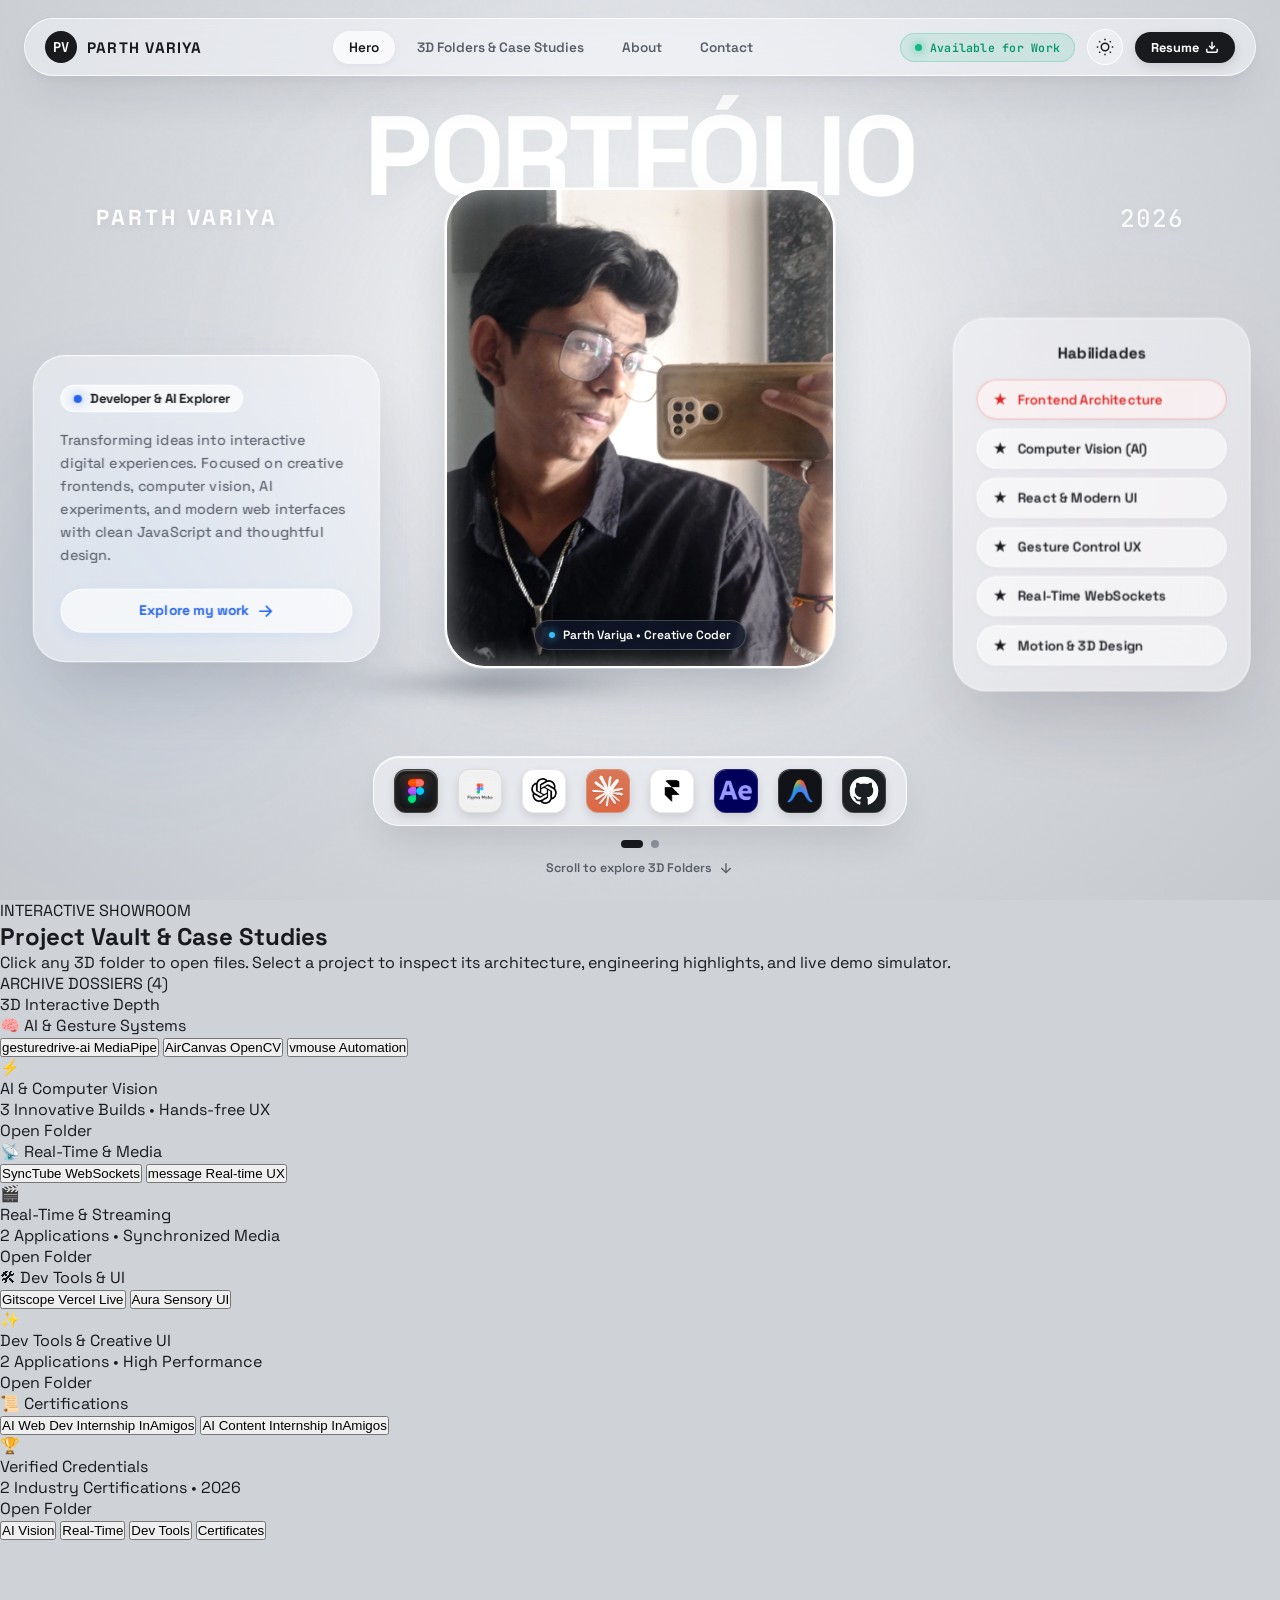
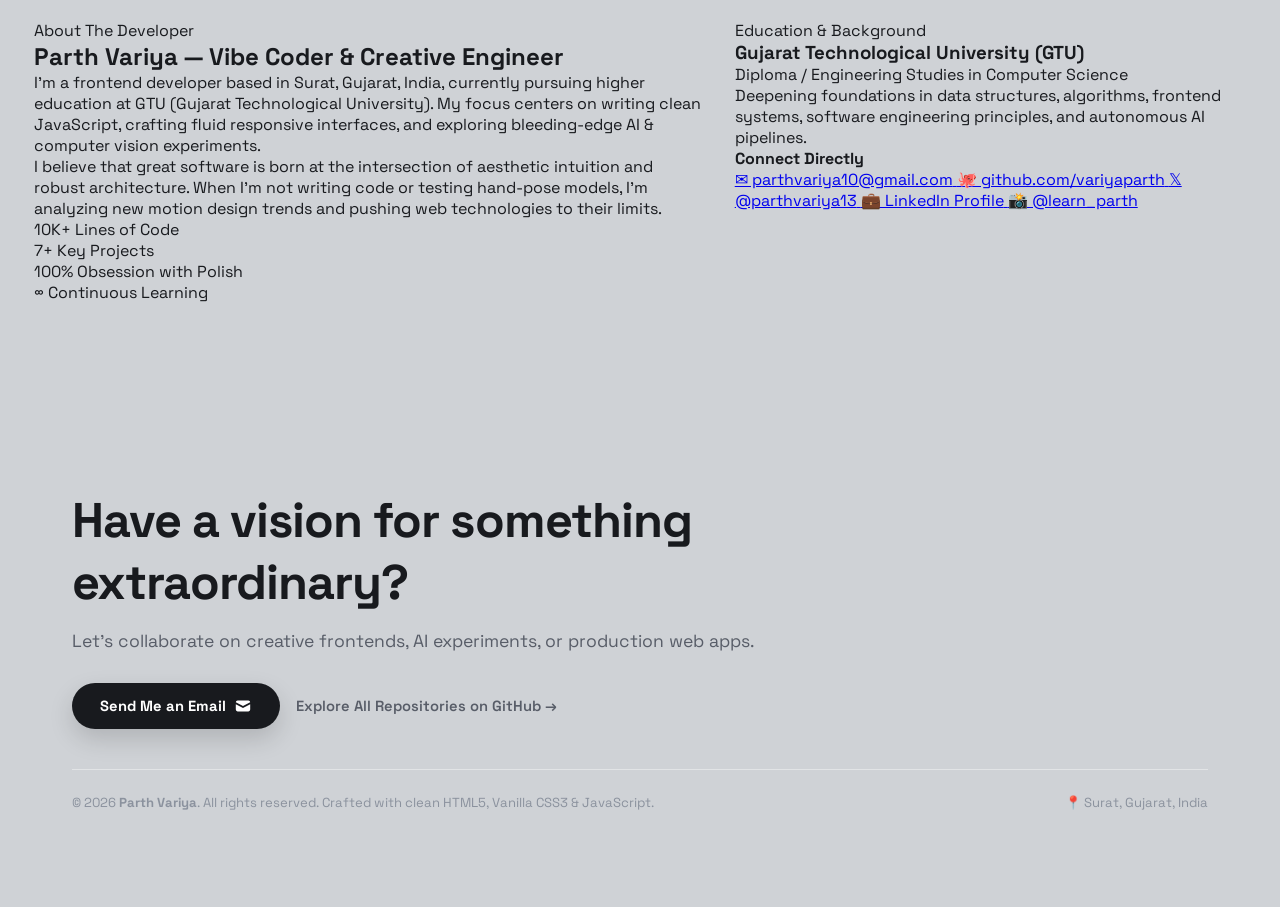
<file: test_font_list.html>
<!DOCTYPE html>
<html lang="en">
<head>
  <meta charset="UTF-8">
  <meta name="viewport" content="width=device-width, initial-scale=1.0">
  <title>Parth Variya — Portfolio &amp; 3D Project Vault</title>
  <meta name="description" content="Portfolio of Parth Variya — Creative Frontend Developer &amp; AI Builder. Explore interactive 3D project folders, computer vision experiments, and case studies.">
  <meta name="author" content="Parth Variya">

  <!-- Open Graph / Meta -->
  <meta property="og:title" content="Parth Variya — Creative Frontend Developer &amp; AI Builder">
  <meta property="og:description" content="Explore interactive 3D project folders, real-time apps, and computer vision experiments by Parth Variya.">
  <meta property="og:type" content="website">
  <meta property="og:image" content="asset/IMG-20260828-WA0004.jpg">

  <!-- Google Fonts: Space Grotesk & JetBrains Mono (Futuristic Cyber & Developer Pairing) -->
  <link rel="preconnect" href="https://fonts.googleapis.com">
  <link rel="preconnect" href="https://fonts.gstatic.com" crossorigin>
  <link href="https://fonts.googleapis.com/css2?family=JetBrains+Mono:ital,wght@0,300;0,400;0,500;0,600;0,700;0,800;1,400;1,500&family=Space+Grotesk:wght@300;400;500;600;700&display=swap" rel="stylesheet">

  <link rel="stylesheet" href="styles.css">
</head>
<body class="studio-light">

  <!-- Liquid Glass Custom Cursor System (Inspired by Video Reference & Studio Theme) -->
  <div class="liquid-cursor-wrapper" id="liquidCursor" aria-hidden="true">
    <div class="liquid-cursor-follower" id="cursorFollower">
      <div class="glass-orb" id="glassOrb"></div>
      <div class="glass-dashed-ring"></div>
    </div>
    <div class="liquid-cursor-dot" id="cursorDot"></div>
  </div>

  <!-- Studio Background Ambient Lighting & Grid -->
  <div class="studio-bg">
    <div class="studio-spotlight spotlight-center"></div>
    <div class="studio-spotlight spotlight-left"></div>
    <div class="studio-spotlight spotlight-right"></div>
    <div class="studio-grain"></div>
  </div>

  <!-- Global Header / Navigation -->
  <header class="navbar" id="navbar">
    <a href="#hero" class="nav-brand">
      <span class="brand-monogram">PV</span>
      <span class="brand-text">PARTH VARIYA</span>
    </a>

    <nav class="nav-links">
      <a href="#hero" class="nav-link active" data-section="hero">Hero</a>
      <a href="#vault" class="nav-link" data-section="vault">3D Folders &amp; Case Studies</a>
      <a href="#about" class="nav-link" data-section="about">About</a>
      <a href="#contact" class="nav-link" data-section="contact">Contact</a>
    </nav>

    <div class="nav-actions">
      <div class="status-pill" title="Open to opportunities &amp; collaborations">
        <span class="status-dot"></span>
        <span class="status-text">Available for Work</span>
      </div>

      <button id="themeToggle" class="icon-btn" aria-label="Toggle Dark / Light Studio" title="Toggle Studio Lighting">
        <svg class="sun-icon" viewBox="0 0 24 24" width="18" height="18" fill="none" stroke="currentColor" stroke-width="2"><circle cx="12" cy="12" r="5"></circle><line x1="12" y1="1" x2="12" y2="3"></line><line x1="12" y1="21" x2="12" y2="23"></line><line x1="4.22" y1="4.22" x2="5.64" y2="5.64"></line><line x1="18.36" y1="18.36" x2="19.78" y2="19.78"></line><line x1="1" y1="12" x2="3" y2="12"></line><line x1="21" y1="12" x2="23" y2="12"></line><line x1="4.22" y1="19.78" x2="5.64" y2="18.36"></line><line x1="18.36" y1="5.64" x2="19.78" y2="4.22"></line></svg>
      </button>

      <a href="asset/Parth-Resume.txt" download="Parth-Resume.txt" class="resume-btn" title="Download Resume">
        <span>Resume</span>
        <svg viewBox="0 0 24 24" width="14" height="14" fill="none" stroke="currentColor" stroke-width="2.5"><path d="M21 15v4a2 2 0 0 1-2 2H5a2 2 0 0 1-2-2v-4"></path><polyline points="7 10 12 15 17 10"></polyline><line x1="12" y1="15" x2="12" y2="3"></line></svg>
      </a>
    </div>
  </header>

  <!-- MAIN SCROLL CONTAINER -->
  <main class="page-container">

    <!-- ===================================================================
         SECTION 1: HERO (DIRECT REFERENCE RECREATION)
         Massive PORTFOLIO typography, Parallax central portrait, 
         Left Glass Bio Card, Right Glass Skills Card, Bottom macOS Glass Dock
         =================================================================== -->
    <section class="hero-section" id="hero">
      
      <!-- Parallax Typography Stage -->
      <div class="hero-stage" id="heroStage">

        <!-- Giant Bold Typography in the Background -->
        <div class="giant-typography-wrap" data-depth="0.15">
          <h1 class="giant-portfolio-title">PORTFÓLIO</h1>
          <div class="giant-meta-row">
            <span class="meta-author">PARTH VARIYA</span>
            <span class="meta-year">2026</span>
          </div>
        </div>

        <!-- Central Subject Layer with Dynamic 3D Parallax & Floor Shadows -->
        <div class="hero-center-subject" id="centerSubject" data-depth="0.35">
          <div class="subject-card-shell">
            <div class="subject-inner-glow"></div>
            <!-- Parth Variya's actual photo -->
            <img src="asset/IMG-20260828-WA0004.jpg" alt="Parth Variya — Creative Developer" class="subject-img" id="heroPhoto" />
            <div class="subject-lens-flare"></div>
            <!-- Subtle interactive status overlay badge -->
            <div class="subject-badge">
              <span class="badge-pulse"></span>
              <span>Parth Variya &bull; Creative Coder</span>
            </div>
          </div>
          <!-- Floor Ambient Contact Shadow -->
          <div class="subject-floor-shadow"></div>
        </div>

        <!-- Left Glassmorphism Card: Bio & Mission -->
        <aside class="glass-card glass-card-left" id="cardLeft" data-depth="0.6">
          <div class="card-header-badge">
            <span class="badge-dot-blue"></span>
            <span class="badge-title">Developer &amp; AI Explorer</span>
          </div>
          <p class="card-bio-text">
            Transforming ideas into interactive digital experiences. Focused on creative frontends, computer vision, AI experiments, and modern web interfaces with clean JavaScript and thoughtful design.
          </p>
          <a href="#vault" class="pill-action-btn" id="btnExploreWork">
            <span>Explore my work</span>
            <svg viewBox="0 0 20 20" width="16" height="16" fill="currentColor"><path fill-rule="evenodd" d="M10.293 3.293a1 1 0 011.414 0l6 6a1 1 0 010 1.414l-6 6a1 1 0 01-1.414-1.414L14.586 11H3a1 1 0 110-2h11.586l-4.293-4.293a1 1 0 010-1.414z" clip-rule="evenodd"/></svg>
          </a>
        </aside>

        <!-- Right Glassmorphism Card: Key Expertise / Habilidades -->
        <aside class="glass-card glass-card-right" id="cardRight" data-depth="0.65">
          <h3 class="skills-card-title">Habilidades</h3>
          <div class="skills-pill-list">
            <div class="skill-pill-item highlight-red">
              <span class="star-icon">★</span>
              <span class="skill-name">Frontend Architecture</span>
            </div>
            <div class="skill-pill-item">
              <span class="star-icon">★</span>
              <span class="skill-name">Computer Vision (AI)</span>
            </div>
            <div class="skill-pill-item">
              <span class="star-icon">★</span>
              <span class="skill-name">React &amp; Modern UI</span>
            </div>
            <div class="skill-pill-item">
              <span class="star-icon">★</span>
              <span class="skill-name">Gesture Control UX</span>
            </div>
            <div class="skill-pill-item">
              <span class="star-icon">★</span>
              <span class="skill-name">Real-Time WebSockets</span>
            </div>
            <div class="skill-pill-item">
              <span class="star-icon">★</span>
              <span class="skill-name">Motion &amp; 3D Design</span>
            </div>
          </div>
        </aside>

      </div><!-- /hero-stage -->

      <!-- Floating macOS Glass Dock: Tools & Software Requested by User -->
      <div class="floating-dock-container" id="softwareDock">
        <div class="floating-dock-glass">
          
          <!-- 1. Figma -->
          <div class="dock-app" data-tooltip="Figma — Interface Design &amp; Systems">
            <div class="dock-icon-wrapper figma-bg">
              <img src="asset/figma.webp" alt="Figma" class="dock-app-icon" loading="lazy">
            </div>
            <span class="dock-app-label">Figma</span>
          </div>

          <!-- 2. Figma Make -->
          <div class="dock-app" data-tooltip="Figma Make — AI Generative Layouts">
            <div class="dock-icon-wrapper figmamake-bg">
              <img src="asset/figma%20make.png" alt="Figma Make" class="dock-app-icon" style="object-fit: contain; padding: 3px;" loading="lazy">
            </div>
            <span class="dock-app-label">Figma Make</span>
          </div>

          <!-- 3. ChatGPT -->
          <div class="dock-app" data-tooltip="ChatGPT — OpenAI LLMs &amp; AI Intelligence">
            <div class="dock-icon-wrapper openai-bg">
              <img src="asset/chatgpt.webp" alt="ChatGPT" class="dock-app-icon" style="width: 26px; height: 26px; object-fit: contain;" loading="lazy">
            </div>
            <span class="dock-app-label">ChatGPT</span>
          </div>

          <!-- 4. Claude -->
          <div class="dock-app" data-tooltip="Claude — Anthropic AI &amp; Code Intelligence">
            <div class="dock-icon-wrapper claude-bg">
              <img src="asset/claude.webp" alt="Claude" class="dock-app-icon" loading="lazy">
            </div>
            <span class="dock-app-label">Claude</span>
          </div>

          <!-- 5. Framer -->
          <div class="dock-app" data-tooltip="Framer — Interactive Motion &amp; Web Design">
            <div class="dock-icon-wrapper framer-bg">
              <img src="asset/framer.png" alt="Framer" class="dock-app-icon" style="width: 24px; height: 24px; object-fit: contain;" loading="lazy">
            </div>
            <span class="dock-app-label">Framer</span>
          </div>

          <!-- 6. After Effects -->
          <div class="dock-app" data-tooltip="Adobe After Effects — Motion Graphics &amp; VFX">
            <div class="dock-icon-wrapper ae-bg">
              <img src="asset/after%20effect.webp" alt="After Effects" class="dock-app-icon" loading="lazy">
            </div>
            <span class="dock-app-label">After Effects</span>
          </div>

          <!-- 7. Google Antigravity -->
          <div class="dock-app" data-tooltip="Google Antigravity — Agentic Dev Platform">
            <div class="dock-icon-wrapper antigravity-bg">
              <img src="asset/antigravity.jpeg" alt="Antigravity" class="dock-app-icon" loading="lazy">
            </div>
            <span class="dock-app-label">Antigravity</span>
          </div>

          <!-- 8. GitHub -->
          <div class="dock-app" data-tooltip="GitHub — Repositories &amp; Open Source">
            <a href="https://github.com/variyaparth" target="_blank" rel="noopener noreferrer"
              class="dock-icon-wrapper github-bg" style="text-decoration:none; display:flex;">
              <img src="asset/github.png" alt="GitHub" class="dock-app-icon" loading="lazy">
            </a>
            <span class="dock-app-label">GitHub</span>
          </div>

        </div><!-- /floating-dock-glass -->
      </div><!-- /floating-dock-container -->

      <!-- Pagination Indicators & Scroll Hint -->
      <div class="hero-bottom-bar">
        <div class="pagination-dots">
          <button class="dot active" data-target="hero" aria-label="Slide 1: Hero"></button>
          <button class="dot" data-target="vault" aria-label="Slide 2: 3D Folders"></button>
        </div>
        <a href="#vault" class="scroll-down-hint" id="scrollDownIndicator">
          <span>Scroll to explore 3D Folders</span>
          <svg viewBox="0 0 24 24" width="16" height="16" fill="none" stroke="currentColor" stroke-width="2"><line x1="12" y1="5" x2="12" y2="19"></line><polyline points="19 12 12 19 5 12"></polyline></svg>
        </a>
      </div>

    </section>


    <!-- ===================================================================
         SECTION 2: INTERACTIVE 3D FOLDER VAULT & CASE STUDY SHOWROOM
         Left: Interactive 3D Folders (skeuomorphic 3D perspective cards)
         Right: Deep-dive Case Study with live interactive simulators
         =================================================================== -->
    <section class="vault-section" id="vault">
      
      <div class="section-badge-row">
        <span class="vault-tag">INTERACTIVE SHOWROOM</span>
        <h2 class="vault-headline">Project Vault &amp; Case Studies</h2>
        <p class="vault-subtext">Click any 3D folder to open files. Select a project to inspect its architecture, engineering highlights, and live demo simulator.</p>
      </div>

      <!-- Main Two-Column Layout: Left 3D Folders | Right Case Study Studio -->
      <div class="vault-grid">
        
        <!-- LEFT COLUMN: 3D FOLDERS DECK -->
        <div class="folders-column">
          <div class="folders-controls">
            <span class="control-label">ARCHIVE DOSSIERS (4)</span>
            <div class="perspective-hint">
              <span class="icon-3d">3D</span> Interactive Depth
            </div>
          </div>

          <div class="folders-deck" id="foldersDeck">
            
            <!-- FOLDER 1: AI & Gesture Vision Systems -->
            <div class="folder-3d active" data-folder="ai-vision" id="folder-ai-vision">
              <div class="folder-back">
                <div class="folder-tab">
                  <span class="folder-tab-icon">🧠</span>
                  <span class="folder-tab-name">AI &amp; Gesture Systems</span>
                </div>
              </div>
              
              <!-- Paper Items Inside Folder -->
              <div class="folder-contents">
                <button class="project-leaf active" data-project="gesturedrive-ai">
                  <span class="leaf-dot blue"></span>
                  <span class="leaf-name">gesturedrive-ai</span>
                  <span class="leaf-badge">MediaPipe</span>
                </button>
                <button class="project-leaf" data-project="aircanvas">
                  <span class="leaf-dot cyan"></span>
                  <span class="leaf-name">AirCanvas</span>
                  <span class="leaf-badge">OpenCV</span>
                </button>
                <button class="project-leaf" data-project="vmouse">
                  <span class="leaf-dot amber"></span>
                  <span class="leaf-name">vmouse</span>
                  <span class="leaf-badge">Automation</span>
                </button>
              </div>

              <!-- 3D Tilting Front Flap -->
              <div class="folder-front">
                <div class="front-shine"></div>
                <div class="front-details">
                  <div class="front-icon">⚡</div>
                  <div class="front-title">AI &amp; Computer Vision</div>
                  <div class="front-meta">3 Innovative Builds &bull; Hands-free UX</div>
                </div>
                <div class="front-pill-tag">Open Folder</div>
              </div>
            </div>

            <!-- FOLDER 2: Real-Time & Media Web -->
            <div class="folder-3d" data-folder="realtime-web" id="folder-realtime-web">
              <div class="folder-back">
                <div class="folder-tab">
                  <span class="folder-tab-icon">📡</span>
                  <span class="folder-tab-name">Real-Time &amp; Media</span>
                </div>
              </div>
              
              <div class="folder-contents">
                <button class="project-leaf" data-project="synctube">
                  <span class="leaf-dot red"></span>
                  <span class="leaf-name">SyncTube</span>
                  <span class="leaf-badge">WebSockets</span>
                </button>
                <button class="project-leaf" data-project="message">
                  <span class="leaf-dot green"></span>
                  <span class="leaf-name">message</span>
                  <span class="leaf-badge">Real-time UX</span>
                </button>
              </div>

              <div class="folder-front">
                <div class="front-shine"></div>
                <div class="front-details">
                  <div class="front-icon">🎬</div>
                  <div class="front-title">Real-Time &amp; Streaming</div>
                  <div class="front-meta">2 Applications &bull; Synchronized Media</div>
                </div>
                <div class="front-pill-tag">Open Folder</div>
              </div>
            </div>

            <!-- FOLDER 3: Developer Tools & Creative UI -->
            <div class="folder-3d" data-folder="devtools-ui" id="folder-devtools-ui">
              <div class="folder-back">
                <div class="folder-tab">
                  <span class="folder-tab-icon">🛠</span>
                  <span class="folder-tab-name">Dev Tools &amp; UI</span>
                </div>
              </div>
              
              <div class="folder-contents">
                <button class="project-leaf" data-project="gitscope">
                  <span class="leaf-dot purple"></span>
                  <span class="leaf-name">Gitscope</span>
                  <span class="leaf-badge">Vercel Live</span>
                </button>
                <button class="project-leaf" data-project="aura">
                  <span class="leaf-dot magenta"></span>
                  <span class="leaf-name">Aura</span>
                  <span class="leaf-badge">Sensory UI</span>
                </button>
              </div>

              <div class="folder-front">
                <div class="front-shine"></div>
                <div class="front-details">
                  <div class="front-icon">✨</div>
                  <div class="front-title">Dev Tools &amp; Creative UI</div>
                  <div class="front-meta">2 Applications &bull; High Performance</div>
                </div>
                <div class="front-pill-tag">Open Folder</div>
              </div>
            </div>

            <!-- FOLDER 4: Verified Credentials & Milestones -->
            <div class="folder-3d" data-folder="credentials" id="folder-credentials">
              <div class="folder-back">
                <div class="folder-tab">
                  <span class="folder-tab-icon">📜</span>
                  <span class="folder-tab-name">Certifications</span>
                </div>
              </div>
              
              <div class="folder-contents">
                <button class="project-leaf" data-project="cert-webdev">
                  <span class="leaf-dot blue"></span>
                  <span class="leaf-name">AI Web Dev Internship</span>
                  <span class="leaf-badge">InAmigos</span>
                </button>
                <button class="project-leaf" data-project="cert-writing">
                  <span class="leaf-dot amber"></span>
                  <span class="leaf-name">AI Content Internship</span>
                  <span class="leaf-badge">InAmigos</span>
                </button>
              </div>

              <div class="folder-front">
                <div class="front-shine"></div>
                <div class="front-details">
                  <div class="front-icon">🏆</div>
                  <div class="front-title">Verified Credentials</div>
                  <div class="front-meta">2 Industry Certifications &bull; 2026</div>
                </div>
                <div class="front-pill-tag">Open Folder</div>
              </div>
            </div>

          </div><!-- /folders-deck -->

          <!-- Quick Folder Navigation Pills -->
          <div class="folder-nav-bar">
            <button class="folder-quick-btn active" data-target-folder="ai-vision">AI Vision</button>
            <button class="folder-quick-btn" data-target-folder="realtime-web">Real-Time</button>
            <button class="folder-quick-btn" data-target-folder="devtools-ui">Dev Tools</button>
            <button class="folder-quick-btn" data-target-folder="credentials">Certificates</button>
          </div>
        </div>

        <!-- RIGHT COLUMN: DYNAMIC CASE STUDY STUDIO -->
        <div class="casestudy-column" id="caseStudyStudio">
          <div class="casestudy-shell glass-panel" id="caseStudyContent">
            <!-- Dynamic Content Injected By script.js with Smooth Transitions -->
          </div>
        </div>

      </div><!-- /vault-grid -->
    </section>

    <!-- ===================================================================
         SECTION 3: ABOUT ME & STATS
         =================================================================== -->
    <section class="about-section" id="about">
      <div class="about-grid">
        
        <div class="about-card glass-panel">
          <span class="section-pill">About The Developer</span>
          <h2 class="about-title">Parth Variya — Vibe Coder &amp; Creative Engineer</h2>
          <p class="about-body">
            I'm a frontend developer based in Surat, Gujarat, India, currently pursuing higher education at GTU (Gujarat Technological University). My focus centers on writing clean JavaScript, crafting fluid responsive interfaces, and exploring bleeding-edge AI &amp; computer vision experiments.
          </p>
          <p class="about-body">
            I believe that great software is born at the intersection of aesthetic intuition and robust architecture. When I'm not writing code or testing hand-pose models, I'm analyzing new motion design trends and pushing web technologies to their limits.
          </p>

          <div class="stats-row">
            <div class="stat-box">
              <span class="stat-number">10K+</span>
              <span class="stat-label">Lines of Code</span>
            </div>
            <div class="stat-box">
              <span class="stat-number">7+</span>
              <span class="stat-label">Key Projects</span>
            </div>
            <div class="stat-box">
              <span class="stat-number">100%</span>
              <span class="stat-label">Obsession with Polish</span>
            </div>
            <div class="stat-box">
              <span class="stat-number">&infin;</span>
              <span class="stat-label">Continuous Learning</span>
            </div>
          </div>
        </div>

        <div class="education-card glass-panel">
          <span class="section-pill">Education &amp; Background</span>
          <h3 class="edu-heading">Gujarat Technological University (GTU)</h3>
          <p class="edu-sub">Diploma / Engineering Studies in Computer Science</p>
          <p class="edu-desc">Deepening foundations in data structures, algorithms, frontend systems, software engineering principles, and autonomous AI pipelines.</p>

          <div class="connect-box">
            <h4 class="connect-title">Connect Directly</h4>
            <div class="social-tags-list">
              <a href="mailto:parthvariya10@gmail.com" class="social-tag">
                <span>✉ parthvariya10@gmail.com</span>
              </a>
              <a href="https://github.com/variyaparth" target="_blank" rel="noopener noreferrer" class="social-tag">
                <span>🐙 github.com/variyaparth</span>
              </a>
              <a href="https://x.com/parthvariya13" target="_blank" rel="noopener noreferrer" class="social-tag">
                <span>𝕏 @parthvariya13</span>
              </a>
              <a href="https://www.linkedin.com/in/parth-variya-93bbb5267/" target="_blank" rel="noopener noreferrer" class="social-tag">
                <span>💼 LinkedIn Profile</span>
              </a>
              <a href="https://www.instagram.com/learn_parth/" target="_blank" rel="noopener noreferrer" class="social-tag">
                <span>📸 @learn_parth</span>
              </a>
            </div>
          </div>
        </div>

      </div>
    </section>

    <!-- ===================================================================
         SECTION 4: CONTACT & FOOTER
         =================================================================== -->
    <footer class="footer-section" id="contact">
      <div class="footer-container glass-panel">
        <div class="footer-hero-text">
          <h2 class="footer-headline">Have a vision for something extraordinary?</h2>
          <p class="footer-subheadline">Let's collaborate on creative frontends, AI experiments, or production web apps.</p>
          <div class="footer-cta-row">
            <a href="mailto:parthvariya10@gmail.com" class="footer-primary-btn">
              <span>Send Me an Email</span>
              <svg viewBox="0 0 20 20" width="18" height="18" fill="currentColor"><path d="M2.003 5.884L10 9.882l7.997-3.998A2 2 0 0016 4H4a2 2 0 00-1.997 1.884z"/><path d="M18 8.118l-8 4-8-4V14a2 2 0 002 2h12a2 2 0 002-2V8.118z"/></svg>
            </a>
            <a href="https://github.com/variyaparth?tab=repositories" target="_blank" rel="noopener noreferrer" class="footer-secondary-btn">
              <span>Explore All Repositories on GitHub &rarr;</span>
            </a>
          </div>
        </div>

        <div class="footer-bottom-line">
          <div class="footer-copy">
            &copy; 2026 <strong>Parth Variya</strong>. All rights reserved. Crafted with clean HTML5, Vanilla CSS3 &amp; JavaScript.
          </div>
          <div class="footer-loc">
            <span>📍 Surat, Gujarat, India</span>
          </div>
        </div>
      </div>
    </footer>

  </main>

  <!-- Interactive Project Simulator Script -->
  <script src="script.js"></script>

<script>
window.addEventListener("load", () => {
  setTimeout(() => {
    const title = document.querySelector(".giant-portfolio-title");
    console.log("FONTS_STATUS:" + document.fonts.status);
    document.fonts.forEach(f => {
      console.log("FONT:" + f.family + " weight:" + f.weight + " status:" + f.status);
    });
    const dump = document.createElement("div");
    dump.id = "font_status_dump";
    let fList = [];
    document.fonts.forEach(f => fList.push(f.family + " " + f.weight + " " + f.status));
    dump.textContent = "FONTS_LIST:" + fList.join(" | ");
    document.body.appendChild(dump);
  }, 1000);
});
</script>
</body>
</html>
</file>
<file: styles.css>
/* ==========================================================================
   PARTH VARIYA — PORTFOLIO & 3D FOLDER VAULT
   Design System: Studio Grey Aesthetics, Modern Glassmorphism, 3D CSS
   ========================================================================== */

:root {
  /* Studio Light Palette (Replicating the reference studio lighting) */
  --bg-studio-base: #cfd2d6;
  --bg-studio-gradient: radial-gradient(circle at 50% 35%, #f1f3f5 0%, #d8dbe0 45%, #c5c9ce 100%);
  --text-primary: #181a1e;
  --text-secondary: #585d68;
  --text-muted: #8b929e;
  --text-inverse: #ffffff;

  /* Typography - Futuristic & Cyber Tech Developer Pairing */
  --font-display: 'Space Grotesk', -apple-system, BlinkMacSystemFont, sans-serif;
  --font-sans: 'Space Grotesk', -apple-system, BlinkMacSystemFont, sans-serif;
  --font-mono: 'JetBrains Mono', monospace;

  /* Glassmorphism Tokens */
  --glass-bg: rgba(255, 255, 255, 0.42);
  --glass-bg-hover: rgba(255, 255, 255, 0.65);
  --glass-border: rgba(255, 255, 255, 0.75);
  --glass-border-subtle: rgba(255, 255, 255, 0.4);
  --glass-shadow: 0 24px 48px -12px rgba(22, 28, 45, 0.12), 0 4px 12px rgba(22, 28, 45, 0.05);
  --glass-shadow-deep: 0 35px 70px -15px rgba(22, 28, 45, 0.18);
  --glass-blur: blur(28px) saturate(180%);

  /* Accent Colors */
  --accent-blue: #2563eb;
  --accent-blue-soft: rgba(37, 99, 235, 0.12);
  --accent-red: #ef4444;
  --accent-red-soft: rgba(239, 68, 68, 0.12);
  --accent-cyan: #06b6d4;
  --accent-purple: #8b5cf6;
  --accent-green: #10b981;
  --accent-amber: #f59e0b;

  /* Transitions */
  --ease-spring: cubic-bezier(0.175, 0.885, 0.32, 1.275);
  --ease-smooth: cubic-bezier(0.16, 1, 0.3, 1);
  --transition-fast: 0.2s var(--ease-smooth);
  --transition-normal: 0.35s var(--ease-smooth);
  --transition-slow: 0.6s var(--ease-smooth);
}

/* Studio Obsidian Dark Theme */
body.studio-dark {
  --bg-studio-base: #0c0e12;
  --bg-studio-gradient: radial-gradient(circle at 50% 30%, #1a1e27 0%, #101319 50%, #07090c 100%);
  --text-primary: #f8fafc;
  --text-secondary: #94a3b8;
  --text-muted: #64748b;
  --text-inverse: #0f172a;

  --glass-bg: rgba(22, 27, 34, 0.55);
  --glass-bg-hover: rgba(30, 41, 59, 0.7);
  --glass-border: rgba(255, 255, 255, 0.14);
  --glass-border-subtle: rgba(255, 255, 255, 0.08);
  --glass-shadow: 0 24px 50px -12px rgba(0, 0, 0, 0.5), 0 0 1px 1px rgba(255, 255, 255, 0.08);
  --glass-shadow-deep: 0 35px 80px -15px rgba(0, 0, 0, 0.75);
}

/* Base Reset */
*, *::before, *::after {
  box-sizing: border-box;
  margin: 0;
  padding: 0;
}

html {
  scroll-behavior: smooth;
  font-size: 16px;
  -webkit-font-smoothing: antialiased;
  -moz-osx-font-smoothing: grayscale;
}

body {
  font-family: var(--font-sans);
  background: var(--bg-studio-base);
  color: var(--text-primary);
  min-height: 100vh;
  overflow-x: hidden;
  position: relative;
  transition: background 0.5s ease, color 0.5s ease;
}

/* Background Studio Ambience */
.studio-bg {
  position: fixed;
  inset: 0;
  pointer-events: none;
  z-index: 0;
  overflow: hidden;
  background: var(--bg-studio-gradient);
}

.studio-spotlight {
  position: absolute;
  border-radius: 50%;
  filter: blur(90px);
  opacity: 0.7;
  pointer-events: none;
}

.spotlight-center {
  width: 900px;
  height: 600px;
  top: 10%;
  left: 50%;
  transform: translateX(-50%);
  background: radial-gradient(circle, rgba(255, 255, 255, 0.8) 0%, rgba(255, 255, 255, 0) 70%);
}

body.studio-dark .spotlight-center {
  background: radial-gradient(circle, rgba(74, 114, 255, 0.18) 0%, rgba(168, 85, 247, 0.08) 50%, rgba(0, 0, 0, 0) 70%);
}

.spotlight-left {
  width: 500px;
  height: 500px;
  top: 40%;
  left: -100px;
  background: radial-gradient(circle, rgba(59, 130, 246, 0.12) 0%, rgba(0, 0, 0, 0) 70%);
}

.spotlight-right {
  width: 500px;
  height: 500px;
  top: 30%;
  right: -100px;
  background: radial-gradient(circle, rgba(239, 68, 68, 0.08) 0%, rgba(0, 0, 0, 0) 70%);
}

.studio-grain {
  position: absolute;
  inset: 0;
  opacity: 0.025;
  background-image: url("data:image/svg+xml,%3Csvg viewBox='0 0 200 200' xmlns='http://www.w3.org/2000/svg'%3E%3Cfilter id='noiseFilter'%3E%3CfeTurbulence type='fractalNoise' baseFrequency='0.8' numOctaves='3' stitchTiles='stitch'/%3E%3C/filter%3E%3Crect width='100%25' height='100%25' filter='url(%23noiseFilter)'/%3E%3C/svg%3E");
}

/* ==========================================================================
   NAVIGATION BAR
   ========================================================================== */
.navbar {
  position: fixed;
  top: 18px;
  left: 50%;
  transform: translateX(-50%);
  width: calc(100% - 48px);
  max-width: 1280px;
  height: 58px;
  z-index: 100;
  display: flex;
  align-items: center;
  justify-content: space-between;
  padding: 0 20px;
  background: var(--glass-bg);
  backdrop-filter: var(--glass-blur);
  -webkit-backdrop-filter: var(--glass-blur);
  border: 1px solid var(--glass-border);
  border-radius: 999px;
  box-shadow: var(--glass-shadow);
  transition: all 0.3s ease;
}

.nav-brand {
  display: flex;
  align-items: center;
  gap: 10px;
  text-decoration: none;
  color: var(--text-primary);
}

.brand-monogram {
  width: 32px;
  height: 32px;
  border-radius: 50%;
  background: var(--text-primary);
  color: var(--text-inverse);
  display: flex;
  align-items: center;
  justify-content: center;
  font-family: var(--font-mono);
  font-weight: 700;
  font-size: 0.85rem;
  letter-spacing: -0.02em;
}

.brand-text {
  font-family: var(--font-display);
  font-weight: 700;
  font-size: 0.95rem;
  letter-spacing: 0.08em;
}

.nav-links {
  display: flex;
  align-items: center;
  gap: 6px;
}

.nav-link {
  text-decoration: none;
  color: var(--text-secondary);
  font-size: 0.85rem;
  font-weight: 600;
  padding: 8px 16px;
  border-radius: 999px;
  transition: all 0.2s ease;
}

.nav-link:hover {
  color: var(--text-primary);
  background: rgba(255, 255, 255, 0.3);
}

.nav-link.active {
  color: var(--text-primary);
  background: rgba(255, 255, 255, 0.7);
  box-shadow: 0 2px 8px rgba(0, 0, 0, 0.05);
}

body.studio-dark .nav-link.active {
  background: rgba(255, 255, 255, 0.15);
}

.nav-actions {
  display: flex;
  align-items: center;
  gap: 12px;
}

.status-pill {
  display: flex;
  align-items: center;
  gap: 8px;
  padding: 6px 14px;
  background: rgba(16, 185, 129, 0.12);
  border: 1px solid rgba(16, 185, 129, 0.25);
  border-radius: 999px;
  font-family: var(--font-mono);
  font-size: 0.72rem;
  font-weight: 600;
  letter-spacing: 0.02em;
  color: #059669;
}

body.studio-dark .status-pill {
  color: #34d399;
}

.status-dot {
  width: 7px;
  height: 7px;
  border-radius: 50%;
  background: #10b981;
  box-shadow: 0 0 10px #10b981;
  animation: pulse-dot 2s infinite ease-in-out;
}

@keyframes pulse-dot {
  0%, 100% { opacity: 1; transform: scale(1); }
  50% { opacity: 0.4; transform: scale(1.3); }
}

.icon-btn {
  width: 36px;
  height: 36px;
  border-radius: 50%;
  border: 1px solid var(--glass-border);
  background: rgba(255, 255, 255, 0.3);
  color: var(--text-primary);
  cursor: pointer;
  display: flex;
  align-items: center;
  justify-content: center;
  transition: all 0.2s ease;
}

.icon-btn:hover {
  background: rgba(255, 255, 255, 0.6);
  transform: scale(1.05);
}

.resume-btn {
  display: flex;
  align-items: center;
  gap: 6px;
  padding: 7px 16px;
  border-radius: 999px;
  background: var(--text-primary);
  color: var(--text-inverse);
  text-decoration: none;
  font-size: 0.8rem;
  font-weight: 700;
  transition: all 0.2s ease;
  box-shadow: 0 4px 12px rgba(0, 0, 0, 0.12);
}

.resume-btn:hover {
  transform: translateY(-1px);
  box-shadow: 0 6px 16px rgba(0, 0, 0, 0.18);
}

/* ==========================================================================
   PAGE CONTAINER
   ========================================================================== */
.page-container {
  position: relative;
  z-index: 1;
  width: 100%;
}

/* ==========================================================================
   SECTION 1: HERO SECTION (REPLICATING THE REFERENCE DESIGN)
   ========================================================================== */
.hero-section {
  position: relative;
  min-height: 100vh;
  width: 100%;
  display: flex;
  flex-direction: column;
  justify-content: space-between;
  padding-top: 80px;
  padding-bottom: 24px;
  overflow: hidden;
}

.hero-stage {
  position: relative;
  flex: 1;
  width: 100%;
  max-width: 100%;
  margin: 0 auto;
  display: flex;
  align-items: center;
  justify-content: center;
  perspective: 1000px;
  min-height: 640px;
}

/* Giant Bold Typography Across The Screen */
.giant-typography-wrap {
  position: absolute;
  top: 4%;
  left: 0;
  width: 100%;
  max-width: 100vw;
  text-align: center;
  pointer-events: none;
  user-select: none;
  z-index: 1;
  transition: transform 0.15s cubic-bezier(0.16, 1, 0.3, 1);
  box-sizing: border-box;
}

.giant-portfolio-title {
  font-family: var(--font-display);
  font-size: clamp(2rem, 8.8vw, 11rem);
  font-weight: 900;
  line-height: 0.9;
  letter-spacing: -0.03em;
  color: #ffffff;
  text-shadow: 0 10px 40px rgba(0, 0, 0, 0.05);
  margin: 0;
  padding: 0;
  white-space: nowrap;
  display: block;
  text-align: center;
  width: 100%;
  box-sizing: border-box;
}

body.studio-dark .giant-portfolio-title {
  color: rgba(255, 255, 255, 0.9);
  text-shadow: 0 15px 50px rgba(0, 0, 0, 0.5);
}

.giant-meta-row {
  display: flex;
  justify-content: space-between;
  align-items: center;
  padding: 0 7.5%;
  margin-top: -6px;
  box-sizing: border-box;
  width: 100%;
}

.meta-author {
  font-family: var(--font-sans);
  font-size: clamp(0.75rem, 1.7vw, 1.8rem);
  font-weight: 700;
  letter-spacing: 0.14em;
  color: rgba(255, 255, 255, 0.95);
  text-shadow: 0 2px 10px rgba(0, 0, 0, 0.08);
}

.meta-year {
  font-family: var(--font-mono);
  font-size: clamp(0.85rem, 1.9vw, 2.0rem);
  font-weight: 500;
  letter-spacing: 0.04em;
  color: rgba(255, 255, 255, 0.85);
  text-shadow: 0 2px 10px rgba(0, 0, 0, 0.08);
}

body.studio-dark .meta-author,
body.studio-dark .meta-year {
  color: rgba(255, 255, 255, 0.65);
}

/* Center Subject: Parth's Photo with Parallax & Depth */
.hero-center-subject {
  position: relative;
  z-index: 5;
  display: flex;
  flex-direction: column;
  align-items: center;
  justify-content: center;
  transform-style: preserve-3d;
  will-change: transform;
  transition: transform 0.15s cubic-bezier(0.16, 1, 0.3, 1);
  margin-top: 40px;
}

.subject-card-shell {
  position: relative;
  width: min(390px, 75vw);
  height: min(480px, 58vh);
  border-radius: 40px;
  overflow: hidden;
  background: #ffffff;
  border: 2px solid rgba(255, 255, 255, 0.9);
  box-shadow: 
    0 25px 50px -12px rgba(15, 23, 42, 0.25),
    0 0 0 1px rgba(255, 255, 255, 0.8),
    inset 0 1px 2px rgba(255, 255, 255, 1);
  transition: transform 0.4s var(--ease-spring), box-shadow 0.4s ease;
}

.subject-img {
  width: 100%;
  height: 100%;
  object-fit: cover;
  object-position: center 25%;
  display: block;
  transform: scale(1.04);
  transition: transform 0.5s ease;
  filter: contrast(1.04) brightness(1.02);
}

.subject-card-shell:hover .subject-img {
  transform: scale(1.08);
}

.subject-inner-glow {
  position: absolute;
  inset: 0;
  border-radius: 38px;
  box-shadow: inset 0 0 30px rgba(255, 255, 255, 0.5);
  pointer-events: none;
  z-index: 2;
}

.subject-badge {
  position: absolute;
  bottom: 16px;
  left: 50%;
  transform: translateX(-50%);
  background: rgba(15, 23, 42, 0.75);
  backdrop-filter: blur(12px);
  -webkit-backdrop-filter: blur(12px);
  border: 1px solid rgba(255, 255, 255, 0.2);
  padding: 6px 14px;
  border-radius: 999px;
  color: #ffffff;
  font-size: 0.75rem;
  font-weight: 600;
  display: flex;
  align-items: center;
  gap: 8px;
  white-space: nowrap;
  z-index: 3;
  box-shadow: 0 8px 16px rgba(0, 0, 0, 0.2);
}

.badge-pulse {
  width: 6px;
  height: 6px;
  border-radius: 50%;
  background: #38bdf8;
  box-shadow: 0 0 8px #38bdf8;
  animation: pulse-dot 1.8s infinite;
}

.subject-floor-shadow {
  position: absolute;
  bottom: -28px;
  width: 78%;
  height: 24px;
  border-radius: 50%;
  background: radial-gradient(ellipse at center, rgba(15, 23, 42, 0.35) 0%, rgba(15, 23, 42, 0) 75%);
  filter: blur(8px);
  z-index: -1;
}

body.studio-dark .subject-floor-shadow {
  background: radial-gradient(ellipse at center, rgba(0, 0, 0, 0.7) 0%, rgba(0, 0, 0, 0) 80%);
}

/* ==========================================================================
   GLASSMORPHISM CARDS (LEFT & RIGHT)
   ========================================================================== */
.glass-card {
  position: absolute;
  z-index: 10;
  background: var(--glass-bg);
  backdrop-filter: var(--glass-blur);
  -webkit-backdrop-filter: var(--glass-blur);
  border: 1px solid var(--glass-border);
  box-shadow: var(--glass-shadow-deep);
  border-radius: 32px;
  padding: 28px 26px;
  will-change: transform;
  transition: transform 0.15s cubic-bezier(0.16, 1, 0.3, 1), box-shadow 0.3s ease;
}

.glass-card:hover {
  box-shadow: 0 40px 80px -15px rgba(22, 28, 45, 0.22);
}

/* Left Card: Bio / Mission */
.glass-card-left {
  left: 3.5%;
  bottom: 12%;
  width: min(340px, 32vw);
  max-width: 360px;
}

.card-header-badge {
  display: inline-flex;
  align-items: center;
  gap: 8px;
  padding: 4px 12px;
  border-radius: 999px;
  background: rgba(255, 255, 255, 0.7);
  border: 1px solid rgba(255, 255, 255, 0.9);
  margin-bottom: 16px;
}

body.studio-dark .card-header-badge {
  background: rgba(255, 255, 255, 0.1);
  border-color: rgba(255, 255, 255, 0.15);
}

.badge-dot-blue {
  width: 8px;
  height: 8px;
  border-radius: 50%;
  background: var(--accent-blue);
  box-shadow: 0 0 10px rgba(37, 99, 235, 0.6);
}

.badge-title {
  font-size: 0.8rem;
  font-weight: 700;
  color: var(--text-primary);
  letter-spacing: -0.01em;
}

.card-bio-text {
  font-size: 0.88rem;
  line-height: 1.6;
  color: var(--text-secondary);
  margin-bottom: 22px;
  font-weight: 450;
}

.pill-action-btn {
  display: inline-flex;
  align-items: center;
  justify-content: center;
  gap: 8px;
  width: 100%;
  padding: 12px 20px;
  border-radius: 999px;
  background: rgba(255, 255, 255, 0.65);
  border: 1px solid rgba(255, 255, 255, 0.85);
  color: var(--accent-blue);
  font-size: 0.85rem;
  font-weight: 700;
  text-decoration: none;
  transition: all 0.25s var(--ease-spring);
  box-shadow: 0 4px 12px rgba(37, 99, 235, 0.08);
}

.pill-action-btn:hover {
  background: var(--accent-blue);
  color: #ffffff;
  transform: translateY(-2px);
  box-shadow: 0 8px 20px rgba(37, 99, 235, 0.25);
}

/* Right Card: Habilidades (Skills) */
.glass-card-right {
  right: 3.5%;
  bottom: 8%;
  width: min(290px, 28vw);
  max-width: 310px;
  padding: 24px 22px;
}

.skills-card-title {
  font-family: var(--font-sans);
  font-size: 0.95rem;
  font-weight: 700;
  color: var(--text-primary);
  text-align: center;
  margin-bottom: 16px;
  letter-spacing: -0.01em;
}

.skills-pill-list {
  display: flex;
  flex-direction: column;
  gap: 9px;
}

.skill-pill-item {
  display: flex;
  align-items: center;
  gap: 10px;
  padding: 10px 16px;
  border-radius: 999px;
  background: rgba(255, 255, 255, 0.55);
  border: 1px solid rgba(255, 255, 255, 0.75);
  font-size: 0.82rem;
  font-weight: 600;
  color: var(--text-primary);
  transition: all 0.2s ease;
  box-shadow: 0 2px 6px rgba(0, 0, 0, 0.03);
}

body.studio-dark .skill-pill-item {
  background: rgba(255, 255, 255, 0.06);
  border-color: rgba(255, 255, 255, 0.1);
  color: var(--text-primary);
}

.skill-pill-item:hover {
  transform: translateX(4px);
  background: rgba(255, 255, 255, 0.85);
}

body.studio-dark .skill-pill-item:hover {
  background: rgba(255, 255, 255, 0.14);
}

.skill-pill-item.highlight-red {
  color: #dc2626;
  border-color: rgba(239, 68, 68, 0.3);
  background: rgba(254, 242, 242, 0.7);
}

body.studio-dark .skill-pill-item.highlight-red {
  background: rgba(239, 68, 68, 0.15);
  color: #f87171;
}

.skill-pill-item .star-icon {
  font-size: 0.85rem;
  line-height: 1;
}

.skill-pill-item.highlight-red .star-icon {
  color: #dc2626;
}

/* ==========================================================================
   FLOATING MACOS GLASS DOCK (TOOLS & SOFTWARE)
   ========================================================================== */
.floating-dock-container {
  width: 100%;
  max-width: 980px;
  margin: 20px auto 0;
  display: flex;
  justify-content: center;
  z-index: 20;
  padding: 0 16px;
}

.floating-dock-glass {
  display: flex;
  align-items: center;
  gap: 8px;
  padding: 8px 14px;
  border-radius: 26px;
  background: var(--glass-bg);
  backdrop-filter: var(--glass-blur);
  -webkit-backdrop-filter: var(--glass-blur);
  border: 1px solid var(--glass-border);
  box-shadow: 0 20px 40px -10px rgba(0, 0, 0, 0.12), inset 0 1px 1px rgba(255, 255, 255, 0.9);
  max-width: 100%;
  overflow-x: auto;
  scrollbar-width: none;
}

.floating-dock-glass::-webkit-scrollbar {
  display: none;
}

.dock-app {
  position: relative;
  display: flex;
  flex-direction: column;
  align-items: center;
  cursor: pointer;
  padding: 4px 6px;
  transition: transform 0.25s var(--ease-spring);
}

.dock-icon-wrapper {
  width: 44px;
  height: 44px;
  border-radius: 12px;
  display: flex;
  align-items: center;
  justify-content: center;
  box-shadow: 0 4px 10px rgba(0, 0, 0, 0.12), inset 0 1px 1px rgba(255, 255, 255, 0.4);
  transition: transform 0.25s var(--ease-spring), box-shadow 0.25s ease;
  position: relative;
  overflow: hidden;
}

.dock-app:hover {
  transform: translateY(-8px) scale(1.22);
}

.dock-app:hover .dock-icon-wrapper {
  box-shadow: 0 12px 24px rgba(0, 0, 0, 0.2);
}

.dock-app-label {
  display: none;
  position: absolute;
  bottom: -22px;
  font-size: 0.65rem;
  font-weight: 600;
  white-space: nowrap;
  color: var(--text-primary);
  opacity: 0.9;
}

/* Custom App Icon Backgrounds & Real Image Styling */
.dock-app-icon {
  width: 100%;
  height: 100%;
  object-fit: cover;
  display: block;
  user-select: none;
  -webkit-user-drag: none;
  border-radius: 12px;
}

.claude-bg {
  background: #cc785c;
  border: 1px solid rgba(255, 255, 255, 0.2);
}

.openai-bg {
  background: #ffffff;
  border: 1px solid rgba(0, 0, 0, 0.08);
}

.antigravity-bg {
  background: #111318;
  border: 1px solid rgba(255, 255, 255, 0.15);
}

.figma-bg {
  background: #1e1e1e;
  border: 1px solid rgba(255, 255, 255, 0.15);
}

.figmamake-bg {
  background: #f0f0f0;
  border: 1px solid rgba(0, 0, 0, 0.08);
}

.framer-bg {
  background: #ffffff;
  border: 1px solid rgba(0, 0, 0, 0.08);
}

.ae-bg {
  background: #00005b;
  border: 1px solid rgba(255, 255, 255, 0.15);
}

.github-bg {
  background: #181717;
  border: 1px solid rgba(255, 255, 255, 0.2);
}

/* Custom Tooltip on Hover */
.dock-app::before {
  content: attr(data-tooltip);
  position: absolute;
  top: -42px;
  left: 50%;
  transform: translateX(-50%) translateY(6px);
  background: rgba(15, 23, 42, 0.88);
  backdrop-filter: blur(10px);
  color: #ffffff;
  padding: 5px 12px;
  border-radius: 8px;
  font-size: 0.72rem;
  font-weight: 600;
  white-space: nowrap;
  pointer-events: none;
  opacity: 0;
  transition: opacity 0.2s ease, transform 0.2s ease;
  box-shadow: 0 8px 16px rgba(0, 0, 0, 0.2);
  z-index: 100;
}

.dock-app:hover::before {
  opacity: 1;
  transform: translateX(-50%) translateY(0);
}

/* ==========================================================================
   HERO BOTTOM BAR & PAGINATION DOTS
   ========================================================================== */
.hero-bottom-bar {
  display: flex;
  flex-direction: column;
  align-items: center;
  gap: 12px;
  margin-top: 14px;
}

.pagination-dots {
  display: flex;
  align-items: center;
  gap: 8px;
}

.pagination-dots .dot {
  width: 8px;
  height: 8px;
  border-radius: 50%;
  border: none;
  background: var(--text-muted);
  cursor: pointer;
  transition: all 0.25s ease;
  padding: 0;
}

.pagination-dots .dot.active {
  width: 22px;
  border-radius: 999px;
  background: var(--text-primary);
}

.scroll-down-hint {
  display: inline-flex;
  align-items: center;
  gap: 6px;
  text-decoration: none;
  color: var(--text-secondary);
  font-size: 0.78rem;
  font-weight: 600;
  transition: all 0.2s ease;
  animation: bounce-float 2.2s infinite ease-in-out;
}

.scroll-down-hint:hover {
  color: var(--text-primary);
}

@keyframes bounce-float {
  0%, 100% { transform: translateY(0); }
  50% { transform: translateY(5px); }
}

/* ==========================================================================
   SECTION 2: FEATURED CREATIONS / PROJECTS
   Liquid Glass macOS-Themed Scroll-Driven Stacking Card Deck
   (Referencing Pinterest: Stacking Cards with Bold Display Header,
    Mac Window Controls, Capsule Pill Buttons, and Liquid Glass Panels)
   ========================================================================== */
.projects-section {
  position: relative;
  width: 100%;
  padding: 100px 24px 140px;
}

.projects-section-header {
  text-align: center;
  max-width: 900px;
  margin: 0 auto 50px;
}

.projects-badge-pill {
  display: inline-block;
  font-family: var(--font-mono);
  font-size: 0.72rem;
  font-weight: 700;
  letter-spacing: 0.16em;
  text-transform: uppercase;
  color: var(--accent-blue);
  background: var(--accent-blue-soft);
  border: 1px solid rgba(37, 99, 235, 0.2);
  padding: 6px 16px;
  border-radius: 999px;
  margin-bottom: 16px;
}

/* Giant Bold Display Headline matching Pinterest Reference */
.projects-giant-headline {
  font-family: var(--font-display);
  font-size: clamp(3.2rem, 9.5vw, 7.2rem);
  font-weight: 950;
  letter-spacing: -0.04em;
  text-transform: uppercase;
  line-height: 0.95;
  color: var(--text-primary);
  margin: 0 0 16px 0;
  text-shadow: 0 8px 30px rgba(0, 0, 0, 0.08);
}

body.studio-dark .projects-giant-headline {
  color: #ffffff;
  text-shadow: 0 10px 45px rgba(255, 255, 255, 0.08);
}

.projects-subtitle {
  font-size: 1.05rem;
  color: var(--text-secondary);
  line-height: 1.6;
  max-width: 640px;
  margin: 0 auto;
}

/* Stacking Card Deck Container */
.projects-stack-deck {
  position: relative;
  width: 100%;
  max-width: 1220px;
  margin: 0 auto;
  display: flex;
  flex-direction: column;
  padding-bottom: 40px;
}

/* Individual Stacking Card: Sticky behavior creates the tabbed card deck on scroll */
.stack-card {
  position: -webkit-sticky;
  position: sticky;
  width: 100%;
  margin-bottom: 100px;
  border-radius: 28px;
  overflow: hidden;
  transform-origin: top center;
  transition: transform 0.35s cubic-bezier(0.16, 1, 0.3, 1), box-shadow 0.35s ease, opacity 0.35s ease;
  will-change: transform, top;
}

/* Progressive Sticky Top Offsets - creates the stacked macOS tab deck visible in screenshot */
.stack-card[data-card-index="1"] {
  top: 80px;
  z-index: 10;
}

.stack-card[data-card-index="2"] {
  top: 135px;
  z-index: 20;
}

.stack-card[data-card-index="3"] {
  top: 190px;
  z-index: 30;
}

.stack-card[data-card-index="4"] {
  top: 245px;
  z-index: 40;
}

.stack-card[data-card-index="5"] {
  top: 300px;
  z-index: 50;
}

/* Liquid Glass Theme for Stack Cards */
.liquid-card {
  background: rgba(255, 255, 255, 0.88);
  backdrop-filter: blur(36px) saturate(180%);
  -webkit-backdrop-filter: blur(36px) saturate(180%);
  border: 1.5px solid rgba(0, 0, 0, 0.12);
  box-shadow: 0 25px 70px -15px rgba(0, 0, 0, 0.08), inset 0 1px 0 rgba(255, 255, 255, 0.95);
}

body.studio-dark .liquid-card {
  background: rgba(14, 18, 28, 0.84);
  border: 1.5px solid rgba(255, 255, 255, 0.18);
  box-shadow: 0 30px 85px -15px rgba(0, 0, 0, 0.75), inset 0 1px 0 rgba(255, 255, 255, 0.16);
}

/* macOS Window Header Bar */
.card-mac-header {
  display: flex;
  justify-content: space-between;
  align-items: center;
  padding: 20px 32px;
  border-bottom: 1px solid rgba(0, 0, 0, 0.08);
  background: rgba(255, 255, 255, 0.45);
  backdrop-filter: blur(20px);
  -webkit-backdrop-filter: blur(20px);
}

body.studio-dark .card-mac-header {
  background: rgba(255, 255, 255, 0.03);
  border-bottom: 1px solid rgba(255, 255, 255, 0.1);
}

.card-header-left {
  display: flex;
  align-items: center;
  gap: 20px;
}

/* macOS Traffic Light Buttons */
.mac-traffic-lights {
  display: flex;
  align-items: center;
  gap: 8px;
}

.m-dot {
  width: 12px;
  height: 12px;
  border-radius: 50%;
  display: inline-block;
  box-shadow: inset 0 1px 1px rgba(0, 0, 0, 0.2);
}

.m-dot.red {
  background: #ff5f56;
  border: 1px solid #e0443e;
}

.m-dot.yellow {
  background: #ffbd2e;
  border: 1px solid #dea125;
}

.m-dot.green {
  background: #27c93f;
  border: 1px solid #1aab29;
}

/* Big Number (01, 02, etc.) matching Reference */
.card-big-num {
  font-family: var(--font-display);
  font-size: 2.3rem;
  font-weight: 950;
  letter-spacing: -0.04em;
  line-height: 1;
  color: var(--text-primary);
}

body.studio-dark .card-big-num {
  color: #ffffff;
}

.card-meta-text {
  display: flex;
  flex-direction: column;
  gap: 3px;
}

.card-client-tag {
  font-family: var(--font-mono);
  font-size: 0.68rem;
  font-weight: 800;
  letter-spacing: 0.14em;
  text-transform: uppercase;
  color: var(--text-muted);
}

.card-title {
  font-size: 1.15rem;
  font-weight: 800;
  letter-spacing: -0.01em;
  color: var(--text-primary);
  margin: 0;
}

/* Capsule Pill Button matching reference "LIVE PROJECT" */
.mac-pill-btn {
  display: inline-flex;
  align-items: center;
  gap: 8px;
  padding: 9px 24px;
  border-radius: 999px;
  font-family: var(--font-mono);
  font-size: 0.76rem;
  font-weight: 800;
  letter-spacing: 0.08em;
  text-transform: uppercase;
  text-decoration: none !important;
  color: var(--text-primary);
  background: rgba(0, 0, 0, 0.04);
  border: 1.5px solid rgba(0, 0, 0, 0.25);
  transition: all 0.25s cubic-bezier(0.16, 1, 0.3, 1);
  cursor: pointer;
}

body.studio-dark .mac-pill-btn {
  color: #ffffff;
  background: rgba(255, 255, 255, 0.04);
  border: 1.5px solid rgba(255, 255, 255, 0.55);
}

.mac-pill-btn:hover {
  transform: translateY(-2px);
  background: var(--text-primary);
  color: var(--text-inverse) !important;
  border-color: var(--text-primary);
  box-shadow: 0 8px 24px rgba(0, 0, 0, 0.18);
}

body.studio-dark .mac-pill-btn:hover {
  background: #ffffff;
  color: #0b0f19 !important;
  border-color: #ffffff;
  box-shadow: 0 8px 25px rgba(255, 255, 255, 0.22);
}

/* Card Body Split Layout */
.card-mac-body {
  display: grid;
  grid-template-columns: 1.35fr 0.95fr;
  gap: 24px;
  padding: 28px 32px 32px;
}

/* Left Showcase Main Column */
.showcase-main-col {
  width: 100%;
}

.showcase-inner-glass {
  background: rgba(0, 0, 0, 0.04);
  border: 1px solid rgba(0, 0, 0, 0.08);
  border-radius: 20px;
  overflow: hidden;
  min-height: 380px;
  display: flex;
  flex-direction: column;
}

body.studio-dark .showcase-inner-glass {
  background: rgba(0, 0, 0, 0.32);
  border: 1px solid rgba(255, 255, 255, 0.1);
  box-shadow: inset 0 1px 0 rgba(255, 255, 255, 0.08);
}

.window-inner-bar {
  display: flex;
  justify-content: space-between;
  align-items: center;
  padding: 12px 18px;
  background: rgba(0, 0, 0, 0.03);
  border-bottom: 1px solid rgba(0, 0, 0, 0.06);
}

body.studio-dark .window-inner-bar {
  background: rgba(0, 0, 0, 0.25);
  border-bottom: 1px solid rgba(255, 255, 255, 0.08);
}

.browser-url-pill {
  font-family: var(--font-mono);
  font-size: 0.72rem;
  color: var(--text-muted);
  background: rgba(0, 0, 0, 0.04);
  padding: 4px 12px;
  border-radius: 999px;
  border: 1px solid rgba(0, 0, 0, 0.06);
}

body.studio-dark .browser-url-pill {
  background: rgba(255, 255, 255, 0.06);
  border-color: rgba(255, 255, 255, 0.08);
}

.live-status-chip {
  display: inline-flex;
  align-items: center;
  gap: 6px;
  font-size: 0.72rem;
  font-weight: 700;
  color: #10b981;
}

.pulse-green {
  width: 7px;
  height: 7px;
  border-radius: 50%;
  background: #10b981;
  box-shadow: 0 0 0 0 rgba(16, 185, 129, 0.7);
  animation: pulse-ring 2s infinite cubic-bezier(0.66, 0, 0, 1);
}

@keyframes pulse-ring {
  0% { box-shadow: 0 0 0 0 rgba(16, 185, 129, 0.7); }
  70% { box-shadow: 0 0 0 8px rgba(16, 185, 129, 0); }
  100% { box-shadow: 0 0 0 0 rgba(16, 185, 129, 0); }
}

.showcase-content-area {
  padding: 24px;
  flex: 1;
  display: flex;
  flex-direction: column;
  justify-content: center;
  gap: 16px;
}

/* Project 1 Showcase Visuals: TextOConnect */
.eco-hero-badge {
  font-size: 1.15rem;
  font-weight: 800;
  letter-spacing: -0.01em;
  color: var(--text-primary);
}

.eco-search-mock {
  display: flex;
  align-items: center;
  gap: 10px;
  padding: 12px 18px;
  border-radius: 14px;
  background: rgba(255, 255, 255, 0.6);
  border: 1px solid rgba(0, 0, 0, 0.08);
  font-size: 0.84rem;
  color: var(--text-muted);
}

body.studio-dark .eco-search-mock {
  background: rgba(255, 255, 255, 0.05);
  border-color: rgba(255, 255, 255, 0.08);
}

.eco-tags-row {
  display: flex;
  gap: 8px;
  flex-wrap: wrap;
}

.eco-pill {
  padding: 5px 12px;
  border-radius: 999px;
  background: var(--accent-blue-soft);
  color: var(--accent-blue);
  font-family: var(--font-mono);
  font-size: 0.72rem;
  font-weight: 700;
}

.eco-stats-deck {
  display: grid;
  grid-template-columns: repeat(3, 1fr);
  gap: 12px;
  margin-top: 6px;
}

.eco-stat-box {
  padding: 12px;
  border-radius: 12px;
  background: rgba(255, 255, 255, 0.5);
  border: 1px solid rgba(0, 0, 0, 0.06);
  text-align: center;
}

body.studio-dark .eco-stat-box {
  background: rgba(255, 255, 255, 0.04);
  border-color: rgba(255, 255, 255, 0.06);
}

.eco-num {
  display: block;
  font-family: var(--font-display);
  font-size: 1.25rem;
  font-weight: 800;
  color: var(--text-primary);
}

.eco-label {
  font-size: 0.68rem;
  color: var(--text-muted);
  text-transform: uppercase;
  letter-spacing: 0.05em;
}

/* Project 2 Showcase Visuals: AI Fashion Stylist */
.fashion-analysis-head {
  display: flex;
  justify-content: space-between;
  align-items: center;
}

.fashion-tag {
  font-family: var(--font-mono);
  font-size: 0.78rem;
  font-weight: 700;
  color: var(--text-primary);
}

.fashion-score {
  font-family: var(--font-mono);
  font-size: 0.74rem;
  font-weight: 800;
  color: #10b981;
  background: rgba(16, 185, 129, 0.12);
  padding: 4px 10px;
  border-radius: 999px;
}

.fashion-palette-mock {
  display: flex;
  gap: 10px;
}

.palette-swatch {
  flex: 1;
  height: 38px;
  border-radius: 10px;
  border: 1px solid rgba(255, 255, 255, 0.2);
  box-shadow: 0 4px 10px rgba(0, 0, 0, 0.1);
  transition: transform 0.2s ease;
}

.palette-swatch:hover {
  transform: translateY(-3px) scale(1.05);
}

.fashion-lookbook-row {
  display: grid;
  grid-template-columns: repeat(3, 1fr);
  gap: 10px;
}

.lookbook-item {
  padding: 12px;
  border-radius: 12px;
  background: rgba(255, 255, 255, 0.5);
  border: 1px solid rgba(0, 0, 0, 0.06);
  text-align: center;
}

body.studio-dark .lookbook-item {
  background: rgba(255, 255, 255, 0.04);
  border-color: rgba(255, 255, 255, 0.06);
}

.look-icon {
  font-size: 1.4rem;
  display: block;
  margin-bottom: 4px;
}

.look-title {
  display: block;
  font-size: 0.78rem;
  font-weight: 700;
  color: var(--text-primary);
}

.look-sub {
  font-size: 0.66rem;
  color: var(--text-muted);
}

/* Project 3 Showcase Visuals: SignSpot */
.city-badge {
  font-family: var(--font-mono);
  font-size: 0.8rem;
  font-weight: 700;
  color: var(--text-primary);
}

.ad-spots-grid {
  display: flex;
  flex-direction: column;
  gap: 10px;
}

.spot-card {
  padding: 12px 14px;
  border-radius: 12px;
  background: rgba(255, 255, 255, 0.5);
  border: 1px solid rgba(0, 0, 0, 0.06);
}

body.studio-dark .spot-card {
  background: rgba(255, 255, 255, 0.04);
  border-color: rgba(255, 255, 255, 0.06);
}

.spot-top {
  display: flex;
  justify-content: space-between;
  align-items: center;
  margin-bottom: 4px;
}

.spot-name {
  font-weight: 700;
  font-size: 0.84rem;
  color: var(--text-primary);
}

.spot-avail {
  font-size: 0.68rem;
  font-weight: 700;
  font-family: var(--font-mono);
  color: #10b981;
  background: rgba(16, 185, 129, 0.12);
  padding: 2px 8px;
  border-radius: 999px;
}

.spot-meta {
  font-size: 0.72rem;
  color: var(--text-muted);
}

/* Project 4 Showcase Visuals: 3D Gesture & CV Lab */
.cv3d-visual-wrapper {
  position: relative;
  width: 100%;
  height: 200px;
  border-radius: 14px;
  overflow: hidden;
  background: radial-gradient(circle at 50% 50%, rgba(37, 99, 235, 0.18), transparent 70%), #05070e;
  border: 1px solid rgba(255, 255, 255, 0.1);
}

.cv3d-canvas {
  width: 100%;
  height: 100%;
  display: block;
}

.cv3d-hud-overlay {
  position: absolute;
  top: 10px;
  left: 12px;
  right: 12px;
  display: flex;
  justify-content: space-between;
  align-items: center;
  pointer-events: none;
}

.hud-pill {
  font-family: var(--font-mono);
  font-size: 0.68rem;
  font-weight: 800;
  color: #60a5fa;
  background: rgba(0, 0, 0, 0.6);
  padding: 3px 10px;
  border-radius: 999px;
  border: 1px solid rgba(96, 165, 250, 0.3);
}

.hud-fps {
  font-family: var(--font-mono);
  font-size: 0.68rem;
  color: #10b981;
  background: rgba(0, 0, 0, 0.6);
  padding: 3px 10px;
  border-radius: 999px;
}

.cv3d-stats-row {
  display: grid;
  grid-template-columns: repeat(3, 1fr);
  gap: 10px;
}

.cv-stat {
  padding: 10px;
  border-radius: 12px;
  background: rgba(255, 255, 255, 0.5);
  border: 1px solid rgba(0, 0, 0, 0.06);
  text-align: center;
}

body.studio-dark .cv-stat {
  background: rgba(255, 255, 255, 0.04);
  border-color: rgba(255, 255, 255, 0.06);
}

.cv-val {
  display: block;
  font-family: var(--font-display);
  font-size: 1.15rem;
  font-weight: 800;
  color: var(--text-primary);
}

.cv-lbl {
  font-size: 0.66rem;
  color: var(--text-muted);
}

/* Project 5 Showcase Visuals: ASCII Image Converter */
.ascii-visual-wrapper {
  position: relative;
  width: 100%;
  height: 190px;
  border-radius: 14px;
  overflow: hidden;
  background: #020408;
  border: 1px solid rgba(255, 255, 255, 0.1);
  display: flex;
  align-items: center;
  justify-content: center;
}

.ascii-preview-box {
  font-family: var(--font-mono);
  font-size: 0.65rem;
  line-height: 1.1;
  color: #10b981;
  white-space: pre;
  text-shadow: 0 0 6px rgba(16, 185, 129, 0.5);
  user-select: none;
}

.ascii-controls-mock {
  display: flex;
  justify-content: space-between;
  align-items: center;
  padding: 8px 12px;
  border-radius: 12px;
  background: rgba(255, 255, 255, 0.5);
  border: 1px solid rgba(0, 0, 0, 0.06);
  font-family: var(--font-mono);
  font-size: 0.74rem;
  color: var(--text-muted);
}

body.studio-dark .ascii-controls-mock {
  background: rgba(255, 255, 255, 0.04);
  border-color: rgba(255, 255, 255, 0.06);
}

/* Right Showcase Side Column (Stacked Glass Panels) */
.showcase-side-col {
  display: flex;
  flex-direction: column;
  gap: 20px;
}

.side-panel-glass {
  background: rgba(255, 255, 255, 0.55);
  border: 1px solid rgba(0, 0, 0, 0.08);
  border-radius: 20px;
  padding: 24px 26px;
  display: flex;
  flex-direction: column;
  justify-content: space-between;
  transition: all 0.25s ease;
}

body.studio-dark .side-panel-glass {
  background: rgba(255, 255, 255, 0.035);
  border: 1px solid rgba(255, 255, 255, 0.09);
  box-shadow: inset 0 1px 0 rgba(255, 255, 255, 0.06);
}

.side-panel-glass:hover {
  transform: translateY(-2px);
  border-color: rgba(37, 99, 235, 0.3);
  box-shadow: 0 12px 30px rgba(0, 0, 0, 0.06);
}

body.studio-dark .side-panel-glass:hover {
  background: rgba(255, 255, 255, 0.055);
  border-color: rgba(255, 255, 255, 0.2);
  box-shadow: 0 14px 35px rgba(0, 0, 0, 0.35);
}

.side-panel-badge {
  font-family: var(--font-mono);
  font-size: 0.68rem;
  font-weight: 800;
  letter-spacing: 0.12em;
  color: var(--accent-blue);
  text-transform: uppercase;
  margin-bottom: 8px;
}

.side-panel-title {
  font-size: 1.15rem;
  font-weight: 800;
  letter-spacing: -0.01em;
  color: var(--text-primary);
  margin: 0 0 8px 0;
}

.side-panel-desc {
  font-size: 0.88rem;
  line-height: 1.6;
  color: var(--text-secondary);
  margin: 0 0 16px 0;
}

.side-panel-tags {
  display: flex;
  gap: 8px;
  flex-wrap: wrap;
}

.s-tag {
  display: inline-block;
  padding: 4px 12px;
  border-radius: 999px;
  background: rgba(0, 0, 0, 0.04);
  border: 1px solid rgba(0, 0, 0, 0.06);
  font-family: var(--font-mono);
  font-size: 0.72rem;
  font-weight: 600;
  color: var(--text-secondary);
}

body.studio-dark .s-tag {
  background: rgba(255, 255, 255, 0.05);
  border-color: rgba(255, 255, 255, 0.08);
  color: var(--text-secondary);
}

.side-panel-cta {
  margin-top: auto;
}

.panel-link {
  display: inline-flex;
  align-items: center;
  gap: 6px;
  font-family: var(--font-mono);
  font-size: 0.8rem;
  font-weight: 700;
  color: var(--accent-blue);
  text-decoration: none;
  transition: transform 0.2s ease, color 0.2s ease;
}

.panel-link:hover {
  transform: translateX(3px);
  color: #3b82f6;
}

/* Responsive adjustments for Stacking Deck */
@media (max-width: 992px) {
  .card-mac-body {
    grid-template-columns: 1fr;
    gap: 20px;
    padding: 20px 24px 24px;
  }
  
  .card-mac-header {
    padding: 16px 24px;
  }
  
  .stack-card {
    margin-bottom: 70px;
  }
}

@media (max-width: 640px) {
  .projects-section {
    padding: 70px 16px 90px;
  }

  .card-mac-header {
    flex-direction: column;
    align-items: flex-start;
    gap: 14px;
    padding: 16px 18px;
  }

  .card-header-right {
    width: 100%;
  }

  .mac-pill-btn {
    width: 100%;
    justify-content: center;
  }

  .card-big-num {
    font-size: 1.8rem;
  }

  .card-mac-body {
    padding: 16px;
  }

  /* Relax sticky tops on small mobile so they stack cleanly without overflowing height */
  .stack-card[data-card-index="1"] { top: 70px; }
  .stack-card[data-card-index="2"] { top: 110px; }
  .stack-card[data-card-index="3"] { top: 150px; }
  .stack-card[data-card-index="4"] { top: 190px; }
  .stack-card[data-card-index="5"] { top: 230px; }
}

/* ==========================================================================
   SECTION 3: ABOUT ME & STATS
   Liquid Glass macOS Studio Cards for Developer Bio, GTU Education & Social Matrix
   ========================================================================== */
.about-section {
  width: 100%;
  max-width: 1260px;
  margin: 0 auto;
  padding: 80px 24px 110px;
}

.about-section-header {
  text-align: center;
  max-width: 800px;
  margin: 0 auto 50px;
}

.about-badge-pill {
  display: inline-block;
  font-family: var(--font-mono);
  font-size: 0.72rem;
  font-weight: 700;
  letter-spacing: 0.16em;
  text-transform: uppercase;
  color: var(--accent-blue);
  background: var(--accent-blue-soft);
  border: 1px solid rgba(37, 99, 235, 0.2);
  padding: 6px 16px;
  border-radius: 999px;
  margin-bottom: 14px;
}

.about-giant-headline {
  font-family: var(--font-display);
  font-size: clamp(2.4rem, 6vw, 4.2rem);
  font-weight: 950;
  letter-spacing: -0.03em;
  text-transform: uppercase;
  line-height: 1;
  color: var(--text-primary);
  margin: 0 0 14px 0;
}

body.studio-dark .about-giant-headline {
  color: #ffffff;
}

.about-subtitle {
  font-size: 1.02rem;
  color: var(--text-secondary);
  line-height: 1.6;
  max-width: 620px;
  margin: 0 auto;
}

.about-grid {
  display: grid;
  grid-template-columns: 1.25fr 0.95fr;
  gap: 28px;
  align-items: stretch;
}

/* macOS Window Glass Cards for About Section */
.mac-about-card,
.mac-edu-card {
  display: flex;
  flex-direction: column;
  border-radius: 28px;
  overflow: hidden;
  transition: transform 0.3s cubic-bezier(0.16, 1, 0.3, 1), box-shadow 0.3s ease;
}

.mac-about-card.is-genie-open:hover,
.mac-edu-card.is-genie-open:hover {
  transform: translate3d(0, -4px, 0) !important;
  transition: transform 0.25s cubic-bezier(0.16, 1, 0.3, 1), box-shadow 0.25s ease !important;
}

/* ==========================================================================
   macOS DOCK-TO-WINDOW GENIE EFFECT (On Scroll Reveal)
   Authentic replica of macOS Genie: Window originates compressed at the Dock,
   fluidly stretches upward with the curved lamp warp into an open application.
   ========================================================================== */
.mac-genie-target {
  will-change: transform, clip-path, opacity, filter;
  opacity: 0;
  pointer-events: none;
}

/* Left Window originates from the Dock slightly to the left */
.mac-about-card.mac-genie-target {
  transform-origin: 40% 100%;
  transform: translate3d(60px, 360px, 0) scale3d(0.12, 0.04, 1) rotate(-3deg);
  clip-path: polygon(42% 100%, 58% 100%, 54% 100%, 46% 100%);
  filter: blur(14px);
}

/* Right Window originates from the Dock slightly to the right */
.mac-edu-card.mac-genie-target {
  transform-origin: 60% 100%;
  transform: translate3d(-60px, 360px, 0) scale3d(0.12, 0.04, 1) rotate(3deg);
  clip-path: polygon(42% 100%, 58% 100%, 54% 100%, 46% 100%);
  filter: blur(14px);
}

.mac-about-card.is-genie-open {
  animation: macDockGenieLeft 1.05s cubic-bezier(0.16, 1, 0.3, 1) forwards;
  pointer-events: auto;
}

.mac-edu-card.is-genie-open {
  animation: macDockGenieRight 1.1s cubic-bezier(0.16, 1, 0.3, 1) forwards;
  animation-delay: 0.14s;
  pointer-events: auto;
}

@keyframes macDockGenieLeft {
  0% {
    opacity: 0;
    transform: translate3d(60px, 360px, 0) scale3d(0.12, 0.04, 1) rotate(-3deg);
    clip-path: polygon(42% 100%, 58% 100%, 55% 100%, 45% 100%);
    filter: blur(14px) brightness(1.2);
  }
  26% {
    opacity: 0.75;
    transform: translate3d(38px, 190px, 0) scale3d(0.48, 0.32, 1) rotate(-1.5deg);
    clip-path: polygon(14% 35%, 86% 35%, 68% 100%, 32% 100%);
    filter: blur(6px) brightness(1.1);
  }
  56% {
    opacity: 0.95;
    transform: translate3d(12px, 45px, 0) scale3d(0.86, 0.78, 1) rotate(-0.5deg);
    clip-path: polygon(4% 10%, 96% 10%, 82% 100%, 18% 100%);
    filter: blur(2px) brightness(1.02);
  }
  80% {
    opacity: 1;
    transform: translate3d(-4px, -10px, 0) scale3d(1.025, 1.025, 1) rotate(0deg);
    clip-path: polygon(0% 0%, 100% 0%, 96% 100%, 4% 100%);
    filter: blur(0px) brightness(1);
  }
  100% {
    opacity: 1;
    transform: translate3d(0, 0, 0) scale3d(1, 1, 1) rotate(0deg);
    clip-path: polygon(0% 0%, 100% 0%, 100% 100%, 0% 100%);
    filter: blur(0px) brightness(1);
  }
}

@keyframes macDockGenieRight {
  0% {
    opacity: 0;
    transform: translate3d(-60px, 360px, 0) scale3d(0.12, 0.04, 1) rotate(3deg);
    clip-path: polygon(42% 100%, 58% 100%, 55% 100%, 45% 100%);
    filter: blur(14px) brightness(1.2);
  }
  26% {
    opacity: 0.75;
    transform: translate3d(-38px, 190px, 0) scale3d(0.48, 0.32, 1) rotate(1.5deg);
    clip-path: polygon(14% 35%, 86% 35%, 68% 100%, 32% 100%);
    filter: blur(6px) brightness(1.1);
  }
  56% {
    opacity: 0.95;
    transform: translate3d(-12px, 45px, 0) scale3d(0.86, 0.78, 1) rotate(0.5deg);
    clip-path: polygon(4% 10%, 96% 10%, 82% 100%, 18% 100%);
    filter: blur(2px) brightness(1.02);
  }
  80% {
    opacity: 1;
    transform: translate3d(4px, -10px, 0) scale3d(1.025, 1.025, 1) rotate(0deg);
    clip-path: polygon(0% 0%, 100% 0%, 96% 100%, 4% 100%);
    filter: blur(0px) brightness(1);
  }
  100% {
    opacity: 1;
    transform: translate3d(0, 0, 0) scale3d(1, 1, 1) rotate(0deg);
    clip-path: polygon(0% 0%, 100% 0%, 100% 100%, 0% 100%);
    filter: blur(0px) brightness(1);
  }
}

.about-window-tag {
  font-family: var(--font-mono);
  font-size: 0.74rem;
  color: var(--text-muted);
  font-weight: 600;
}

.about-location-chip,
.about-badge-small {
  font-family: var(--font-mono);
  font-size: 0.7rem;
  font-weight: 700;
  color: var(--text-muted);
  display: inline-flex;
  align-items: center;
  gap: 6px;
}

.about-card-content,
.edu-card-content {
  padding: 32px 34px;
  display: flex;
  flex-direction: column;
  flex: 1;
}

.about-role-pill {
  display: inline-block;
  align-self: flex-start;
  font-family: var(--font-mono);
  font-size: 0.72rem;
  font-weight: 800;
  letter-spacing: 0.12em;
  color: var(--accent-blue);
  background: var(--accent-blue-soft);
  padding: 4px 14px;
  border-radius: 999px;
  border: 1px solid rgba(37, 99, 235, 0.2);
  margin-bottom: 12px;
}

.about-name-title {
  font-family: var(--font-display);
  font-size: clamp(1.8rem, 3.2vw, 2.4rem);
  font-weight: 900;
  letter-spacing: -0.02em;
  color: var(--text-primary);
  margin: 0 0 16px 0;
}

body.studio-dark .about-name-title {
  color: #ffffff;
}

.about-lead-text {
  font-size: 0.94rem;
  line-height: 1.7;
  color: var(--text-secondary);
  margin: 0 0 14px 0;
}

/* Glass Stat Tiles */
.stats-glass-grid {
  display: grid;
  grid-template-columns: repeat(2, 1fr);
  gap: 14px;
  margin-top: 24px;
  padding-top: 24px;
  border-top: 1px solid rgba(0, 0, 0, 0.08);
}

body.studio-dark .stats-glass-grid {
  border-top-color: rgba(255, 255, 255, 0.1);
}

.stat-glass-tile {
  background: rgba(255, 255, 255, 0.55);
  border: 1px solid rgba(0, 0, 0, 0.08);
  border-radius: 18px;
  padding: 16px 18px;
  display: flex;
  flex-direction: column;
  gap: 4px;
  transition: all 0.25s ease;
}

body.studio-dark .stat-glass-tile {
  background: rgba(255, 255, 255, 0.04);
  border-color: rgba(255, 255, 255, 0.08);
}

.stat-glass-tile:hover {
  transform: translateY(-2px);
  border-color: rgba(37, 99, 235, 0.3);
  box-shadow: 0 8px 20px rgba(0, 0, 0, 0.06);
}

body.studio-dark .stat-glass-tile:hover {
  background: rgba(255, 255, 255, 0.07);
  border-color: rgba(255, 255, 255, 0.18);
  box-shadow: 0 10px 25px rgba(0, 0, 0, 0.3);
}

.stat-glass-num {
  font-family: var(--font-display);
  font-size: 1.85rem;
  font-weight: 950;
  letter-spacing: -0.02em;
  color: var(--text-primary);
  display: inline-block;
  font-variant-numeric: tabular-nums;
  transition: transform 0.25s ease, color 0.25s ease;
}

body.studio-dark .stat-glass-num {
  color: #ffffff;
}

.stat-glass-num.is-counting {
  color: var(--accent-blue);
  text-shadow: 0 0 16px rgba(37, 99, 235, 0.4);
}

.stat-glass-num.infinity-node {
  font-size: 2.1rem;
  line-height: 1;
}

.stat-glass-num.infinity-node.is-bloomed {
  animation: infinityBloom 2.4s infinite ease-in-out alternate;
}

@keyframes infinityBloom {
  0% {
    transform: scale(1) rotate(0deg);
    opacity: 0.9;
  }
  100% {
    transform: scale(1.15) rotate(4deg);
    opacity: 1;
    text-shadow: 0 0 16px rgba(37, 99, 235, 0.55);
  }
}

.stat-glass-lbl {
  font-family: var(--font-mono);
  font-size: 0.7rem;
  font-weight: 700;
  text-transform: uppercase;
  color: var(--text-muted);
  letter-spacing: 0.04em;
}

/* Right Card: Education Sub-Box */
.edu-inner-glass-box {
  background: rgba(255, 255, 255, 0.5);
  border: 1px solid rgba(0, 0, 0, 0.08);
  border-radius: 20px;
  padding: 22px 24px;
  margin-bottom: 22px;
}

body.studio-dark .edu-inner-glass-box {
  background: rgba(255, 255, 255, 0.035);
  border-color: rgba(255, 255, 255, 0.08);
}

.edu-top-row {
  display: flex;
  justify-content: space-between;
  align-items: center;
  margin-bottom: 10px;
}

.edu-badge-tag {
  font-family: var(--font-mono);
  font-size: 0.68rem;
  font-weight: 800;
  color: var(--accent-blue);
  letter-spacing: 0.1em;
}

.edu-year-tag {
  font-family: var(--font-mono);
  font-size: 0.68rem;
  font-weight: 700;
  color: var(--text-muted);
}

.edu-uni-title {
  font-size: 1.15rem;
  font-weight: 800;
  letter-spacing: -0.01em;
  color: var(--text-primary);
  margin: 0 0 4px 0;
}

body.studio-dark .edu-uni-title {
  color: #ffffff;
}

.edu-degree-sub {
  font-size: 0.84rem;
  font-weight: 700;
  color: var(--accent-blue);
  margin: 0 0 10px 0;
}

.edu-details-text {
  font-size: 0.86rem;
  line-height: 1.6;
  color: var(--text-secondary);
  margin: 0 0 14px 0;
}

.edu-topics-row {
  display: flex;
  flex-wrap: wrap;
  gap: 7px;
}

.topic-chip {
  padding: 3px 10px;
  border-radius: 999px;
  background: rgba(0, 0, 0, 0.04);
  border: 1px solid rgba(0, 0, 0, 0.06);
  font-family: var(--font-mono);
  font-size: 0.7rem;
  font-weight: 600;
  color: var(--text-secondary);
}

body.studio-dark .topic-chip {
  background: rgba(255, 255, 255, 0.05);
  border-color: rgba(255, 255, 255, 0.08);
}

/* Outreach Social Channels */
.outreach-glass-box {
  display: flex;
  flex-direction: column;
  gap: 12px;
}

.outreach-header-row {
  display: flex;
  justify-content: space-between;
  align-items: center;
  padding: 0 4px;
}

.outreach-heading {
  font-family: var(--font-mono);
  font-size: 0.72rem;
  font-weight: 800;
  letter-spacing: 0.12em;
  color: var(--text-muted);
  text-transform: uppercase;
  margin: 0;
}

.outreach-status {
  font-family: var(--font-mono);
  font-size: 0.68rem;
  font-weight: 700;
  color: #10b981;
}

.outreach-links-grid {
  display: flex;
  flex-direction: column;
  gap: 8px;
}

.outreach-channel-link {
  display: flex;
  align-items: center;
  justify-content: space-between;
  padding: 12px 18px;
  border-radius: 14px;
  background: rgba(255, 255, 255, 0.55);
  border: 1px solid rgba(0, 0, 0, 0.08);
  text-decoration: none;
  transition: all 0.22s cubic-bezier(0.16, 1, 0.3, 1);
  color: var(--text-primary);
}

body.studio-dark .outreach-channel-link {
  background: rgba(255, 255, 255, 0.04);
  border-color: rgba(255, 255, 255, 0.08);
}

.outreach-channel-link:hover {
  transform: translateX(4px);
  background: rgba(255, 255, 255, 0.95);
  border-color: var(--accent-blue);
  box-shadow: 0 6px 18px rgba(37, 99, 235, 0.1);
}

body.studio-dark .outreach-channel-link:hover {
  background: rgba(255, 255, 255, 0.09);
  border-color: rgba(96, 165, 250, 0.4);
  box-shadow: 0 6px 20px rgba(0, 0, 0, 0.3);
}

.channel-left {
  display: flex;
  align-items: center;
  gap: 12px;
}

.channel-icon {
  font-size: 1.15rem;
  display: flex;
  align-items: center;
  justify-content: center;
  width: 28px;
}

.channel-info {
  display: flex;
  flex-direction: column;
}

.channel-name {
  font-size: 0.72rem;
  font-weight: 800;
  font-family: var(--font-mono);
  color: var(--text-muted);
  text-transform: uppercase;
  letter-spacing: 0.06em;
}

.channel-handle {
  font-size: 0.86rem;
  font-weight: 700;
  color: var(--text-primary);
}

body.studio-dark .channel-handle {
  color: #ffffff;
}

.channel-arrow {
  font-family: var(--font-mono);
  font-size: 0.95rem;
  color: var(--text-muted);
  transition: transform 0.2s ease, color 0.2s ease;
}

.outreach-channel-link:hover .channel-arrow {
  transform: translateX(3px);
  color: var(--accent-blue);
}

/* Responsive adjustments for About Section */
@media (max-width: 992px) {
  .about-grid {
    grid-template-columns: 1fr;
    gap: 24px;
  }
}

@media (max-width: 640px) {
  .about-section {
    padding: 60px 16px 80px;
  }

  .about-card-content,
  .edu-card-content {
    padding: 24px 20px;
  }

  .stats-glass-grid {
    grid-template-columns: 1fr 1fr;
  }
}

/* ==========================================================================
   SECTION 4: CONTACT & FOOTER
   ========================================================================== */
.footer-section {
  width: 100%;
  max-width: 1440px;
  margin: 0 auto;
  padding: 20px 24px 60px;
}

.footer-container {
  padding: 56px 48px 36px;
  display: flex;
  flex-direction: column;
  gap: 40px;
}

.footer-hero-text {
  max-width: 760px;
}

.footer-headline {
  font-family: var(--font-display);
  font-size: clamp(2rem, 3.8vw, 3.2rem);
  font-weight: 800;
  letter-spacing: -0.02em;
  color: var(--text-primary);
  margin-bottom: 14px;
}

.footer-subheadline {
  font-size: 1.1rem;
  color: var(--text-secondary);
  line-height: 1.6;
  margin-bottom: 28px;
}

.footer-cta-row {
  display: flex;
  align-items: center;
  gap: 16px;
  flex-wrap: wrap;
}

.footer-primary-btn {
  display: inline-flex;
  align-items: center;
  gap: 8px;
  padding: 14px 28px;
  border-radius: 999px;
  background: var(--text-primary);
  color: var(--text-inverse);
  text-decoration: none;
  font-size: 0.92rem;
  font-weight: 700;
  box-shadow: 0 10px 25px rgba(0, 0, 0, 0.15);
  transition: all 0.25s var(--ease-spring);
}

.footer-primary-btn:hover {
  transform: translateY(-2px);
  box-shadow: 0 15px 35px rgba(0, 0, 0, 0.25);
}

.footer-secondary-btn {
  text-decoration: none;
  color: var(--text-secondary);
  font-size: 0.92rem;
  font-weight: 600;
  transition: color 0.2s ease;
}

.footer-secondary-btn:hover {
  color: var(--text-primary);
}

.footer-bottom-line {
  display: flex;
  justify-content: space-between;
  align-items: center;
  padding-top: 24px;
  border-top: 1px solid var(--glass-border-subtle);
  font-size: 0.82rem;
  color: var(--text-muted);
  flex-wrap: wrap;
  gap: 12px;
}

/* ==========================================================================
   RESPONSIVE DESIGN & ADAPTIVE LAYOUTS
   ========================================================================== */
@media (max-width: 1200px) {
  .featured-content-grid {
    grid-template-columns: 1.1fr 0.9fr;
    gap: 32px;
  }

  .other-projects-grid {
    gap: 20px;
  }

  .glass-card-left {
    width: 290px;
    bottom: 8%;
  }

  .glass-card-right {
    width: 260px;
    bottom: 5%;
  }
}

@media (max-width: 992px) {
  .hero-stage {
    min-height: 560px;
  }

  .giant-portfolio-title {
    font-size: clamp(2rem, 8.8vw, 6.5rem);
  }

  .giant-meta-row {
    padding: 0 6%;
  }

  /* On medium screens, position cards gracefully */
  .glass-card-left,
  .glass-card-right {
    position: relative;
    left: auto;
    right: auto;
    bottom: auto;
    width: 100%;
    max-width: 500px;
    margin: 16px auto;
  }

  .hero-stage {
    display: flex;
    flex-direction: column;
    align-items: center;
  }

  .featured-card-body {
    grid-template-columns: 1fr;
    gap: 28px;
  }

  .featured-project-card {
    padding: 36px 30px;
  }

  .projects-two-col-grid {
    grid-template-columns: 1fr;
    gap: 20px;
  }

  .wide-card-layout {
    flex-direction: column;
    align-items: flex-start;
    gap: 18px;
  }

  .about-grid {
    grid-template-columns: 1fr;
  }

  .nav-links {
    display: none;
  }
}

@media (max-width: 640px) {
  .navbar {
    width: calc(100% - 24px);
    padding: 0 14px;
    height: 52px;
  }

  .brand-text {
    font-size: 0.8rem;
  }

  .status-pill {
    display: none;
  }

  .giant-typography-wrap {
    top: 0;
  }

  .giant-portfolio-title {
    font-size: clamp(1.75rem, 8.6vw, 3.2rem);
  }

  .giant-meta-row {
    padding: 0 5%;
    margin-top: -2px;
  }

  .meta-author {
    font-size: clamp(0.65rem, 3.2vw, 0.85rem);
    letter-spacing: 0.08em;
  }

  .meta-year {
    font-size: clamp(0.7rem, 3.4vw, 0.9rem);
  }

  .hero-stage {
    min-height: 500px;
    padding-top: 15px;
  }

  .hero-center-subject {
    margin-top: 48px;
  }

  .subject-card-shell {
    width: 270px;
    height: 340px;
    border-radius: 28px;
  }

  .floating-dock-glass {
    gap: 4px;
    padding: 6px 8px;
  }

  .dock-icon-wrapper {
    width: 36px;
    height: 36px;
  }

  .projects-section {
    padding: 48px 14px 40px;
  }

  .projects-container {
    gap: 18px;
  }

  .featured-project-card {
    padding: 24px 18px;
    border-radius: 22px;
  }

  .featured-main-title {
    font-size: clamp(1.45rem, 6.5vw, 2.1rem);
  }

  .featured-highlights-grid {
    grid-template-columns: 1fr;
    gap: 10px;
  }

  .window-preview-content {
    padding: 22px 14px;
  }

  .standard-project-card,
  .wide-project-card {
    padding: 24px 18px;
    border-radius: 22px;
  }

  .standard-main-title {
    font-size: 1.25rem;
  }

  .card-action-bar {
    flex-direction: column;
    align-items: flex-start;
    gap: 8px;
  }

  .stats-row {
    grid-template-columns: repeat(2, 1fr);
  }

  .footer-container {
    padding: 32px 20px;
  }
}

/* ==========================================================================
   LIQUID GLASS CUSTOM CURSOR SYSTEM
   Dual-layer interactive cursor with liquid glass refraction & hover dashed ring
   Inspired by video reference (solid accent dot + orbiting hover ring)
   ========================================================================== */
@media (hover: hover) and (pointer: fine) {
  body, a, button, input, textarea, select, [role="button"], .dock-app, .nav-link, .dot, .scroll-down-hint, .view-project-btn {
    cursor: none !important;
  }
}

.liquid-cursor-wrapper {
  position: fixed;
  top: 0;
  left: 0;
  width: 100vw;
  height: 100vh;
  pointer-events: none;
  z-index: 999999;
  opacity: 0;
  transition: opacity 0.3s ease;
}

.liquid-cursor-wrapper.is-active {
  opacity: 1;
}

/* 1. Liquid Glass Follower Bubble */
.liquid-cursor-follower {
  position: absolute;
  top: 0;
  left: 0;
  width: 38px;
  height: 38px;
  pointer-events: none;
  will-change: transform;
  display: flex;
  align-items: center;
  justify-content: center;
  transition: width 0.3s cubic-bezier(0.16, 1, 0.3, 1),
              height 0.3s cubic-bezier(0.16, 1, 0.3, 1);
}

/* Glass Orb Body with Liquid Specular Highlights */
.glass-orb {
  position: absolute;
  inset: 0;
  border-radius: 50%;
  background: radial-gradient(circle at 35% 30%, rgba(255, 255, 255, 0.72) 0%, rgba(255, 255, 255, 0.32) 55%, rgba(255, 255, 255, 0.1) 100%);
  backdrop-filter: blur(10px) saturate(180%);
  -webkit-backdrop-filter: blur(10px) saturate(180%);
  border: 1.5px solid rgba(255, 255, 255, 0.9);
  box-shadow: 0 10px 28px -4px rgba(22, 28, 45, 0.12),
              0 2px 8px rgba(37, 99, 235, 0.08),
              inset 0 1.5px 2px rgba(255, 255, 255, 0.95);
  transition: transform 0.2s cubic-bezier(0.16, 1, 0.3, 1),
              background 0.3s ease,
              border-color 0.3s ease,
              box-shadow 0.3s ease;
}

body.studio-dark .glass-orb {
  background: radial-gradient(circle at 35% 30%, rgba(255, 255, 255, 0.18) 0%, rgba(255, 255, 255, 0.06) 60%, rgba(0, 0, 0, 0.25) 100%);
  border-color: rgba(255, 255, 255, 0.28);
  box-shadow: 0 12px 32px rgba(0, 0, 0, 0.5),
              0 0 16px rgba(37, 99, 235, 0.2),
              inset 0 1px 1px rgba(255, 255, 255, 0.35);
}

/* 2. Dotted / Dashed Outer Orbiting Ring (Directly replicates the video reference) */
.glass-dashed-ring {
  position: absolute;
  inset: -6px;
  border-radius: 50%;
  border: 1.5px dashed rgba(37, 99, 235, 0.75);
  opacity: 0;
  transform: scale(0.65);
  transition: opacity 0.35s cubic-bezier(0.16, 1, 0.3, 1),
              transform 0.35s cubic-bezier(0.16, 1, 0.3, 1),
              border-color 0.3s ease;
  pointer-events: none;
}

body.studio-dark .glass-dashed-ring {
  border-color: rgba(96, 165, 250, 0.85);
}

/* Hover State on Interactive Elements */
.liquid-cursor-follower.is-hovering {
  width: 58px;
  height: 58px;
}

.liquid-cursor-follower.is-hovering .glass-orb {
  background: radial-gradient(circle at 35% 30%, rgba(255, 255, 255, 0.8) 0%, rgba(255, 255, 255, 0.42) 55%, rgba(37, 99, 235, 0.15) 100%);
  border-color: rgba(255, 255, 255, 0.98);
  box-shadow: 0 14px 36px -6px rgba(37, 99, 235, 0.25),
              0 0 20px rgba(37, 99, 235, 0.15),
              inset 0 2px 3px rgba(255, 255, 255, 1);
}

body.studio-dark .liquid-cursor-follower.is-hovering .glass-orb {
  background: radial-gradient(circle at 35% 30%, rgba(37, 99, 235, 0.25) 0%, rgba(255, 255, 255, 0.08) 60%, rgba(0, 0, 0, 0.4) 100%);
  border-color: rgba(96, 165, 250, 0.5);
  box-shadow: 0 16px 40px rgba(0, 0, 0, 0.65),
              0 0 24px rgba(59, 130, 246, 0.35),
              inset 0 1px 1px rgba(255, 255, 255, 0.5);
}

.liquid-cursor-follower.is-hovering .glass-dashed-ring {
  opacity: 1;
  transform: scale(1);
  animation: cursorRingSpin 9s linear infinite;
}

@keyframes cursorRingSpin {
  0% { transform: rotate(0deg); }
  100% { transform: rotate(360deg); }
}

/* Click / MouseDown State */
.liquid-cursor-follower.is-clicking .glass-orb {
  transform: scale(0.82) !important;
}

/* 3. Central Solid Accent Dot (Direct from video reference) */
.liquid-cursor-dot {
  position: absolute;
  top: 0;
  left: 0;
  width: 9px;
  height: 9px;
  border-radius: 50%;
  background: var(--accent-blue);
  box-shadow: 0 0 12px rgba(37, 99, 235, 0.7);
  pointer-events: none;
  will-change: transform;
  transition: width 0.25s var(--ease-spring),
              height 0.25s var(--ease-spring),
              background 0.3s ease,
              box-shadow 0.3s ease;
}

body.studio-dark .liquid-cursor-dot {
  background: #3b82f6;
  box-shadow: 0 0 14px rgba(59, 130, 246, 0.9), 0 0 4px #ffffff;
}

.liquid-cursor-dot.is-hovering {
  width: 7px;
  height: 7px;
  background: #2563eb;
  box-shadow: 0 0 14px rgba(37, 99, 235, 0.9);
}

body.studio-dark .liquid-cursor-dot.is-hovering {
  background: #60a5fa;
  box-shadow: 0 0 16px rgba(96, 165, 250, 1);
}

.liquid-cursor-dot.is-clicking {
  transform: translate(-50%, -50%) scale(0.7) !important;
}

/* Hide custom cursor completely on mobile/touch screens */
@media (hover: none) or (pointer: coarse) {
  .liquid-cursor-wrapper {
    display: none !important;
  }
}
</file>
